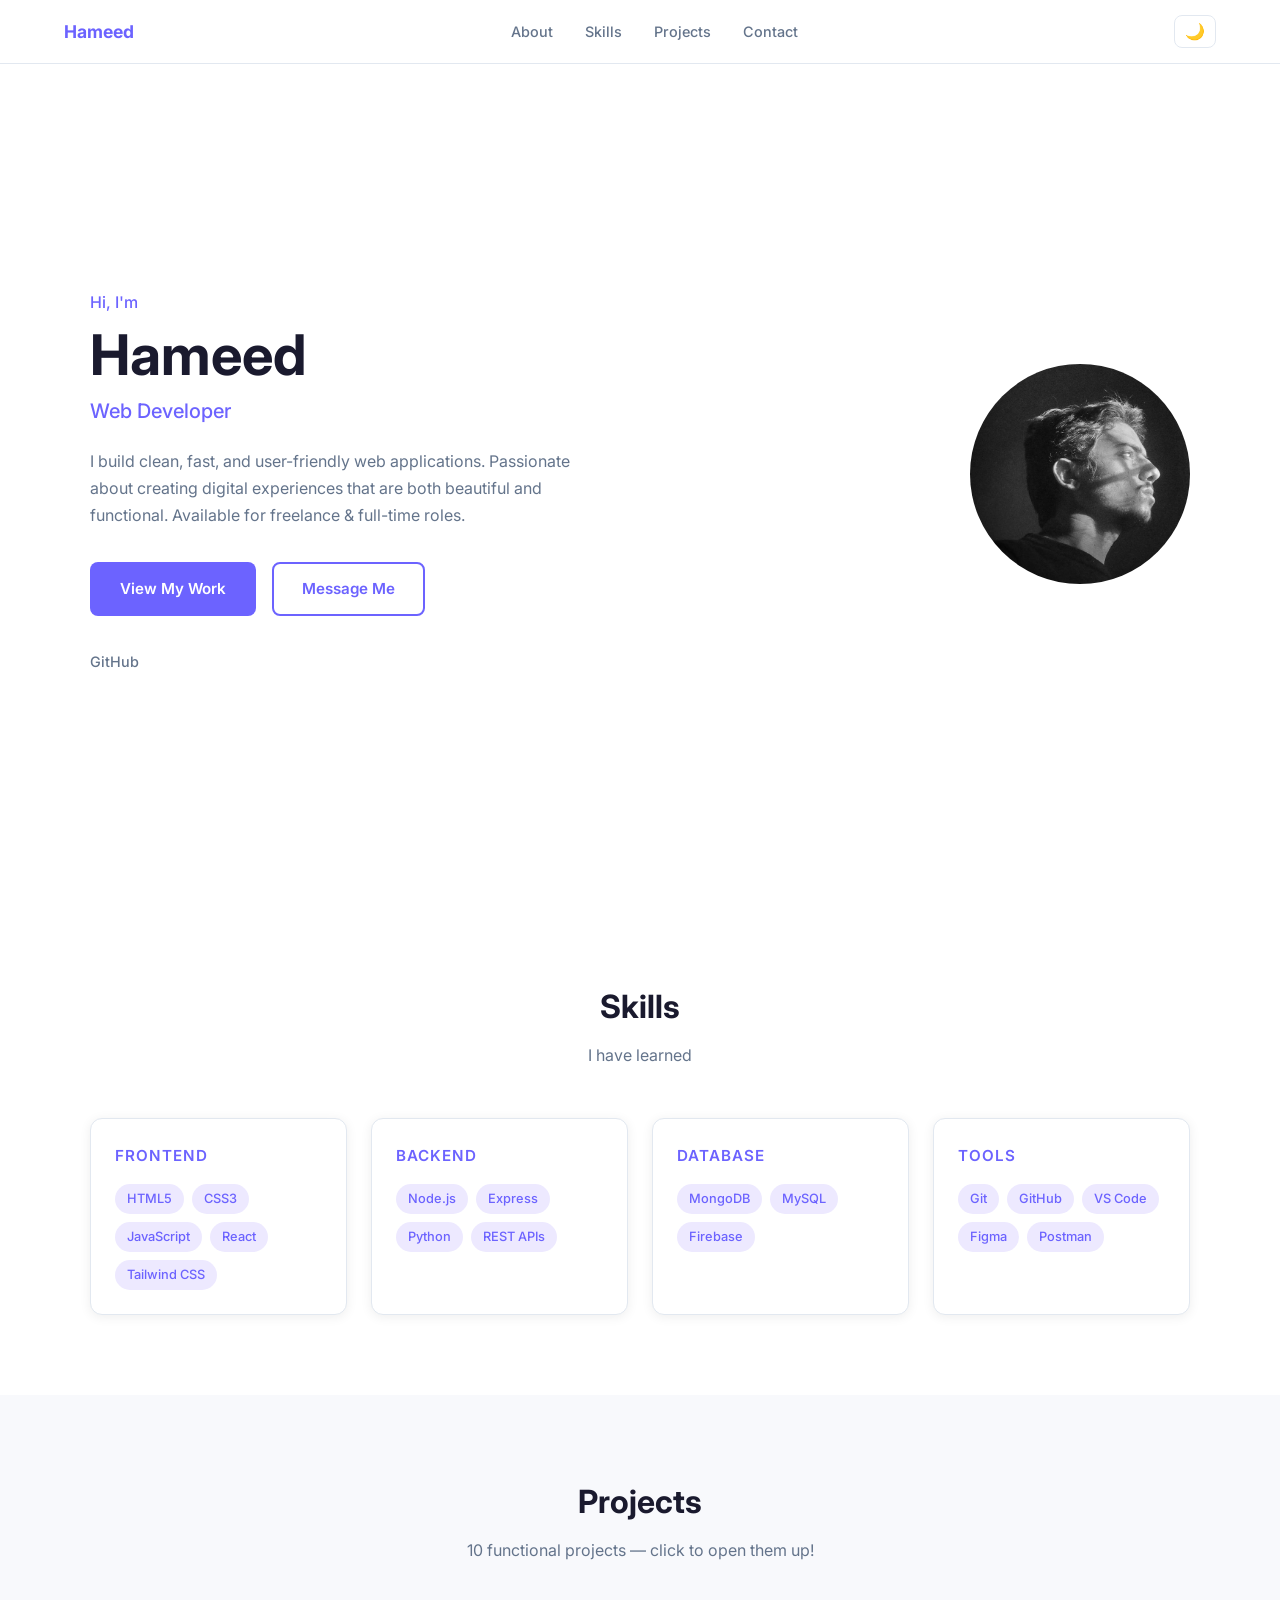
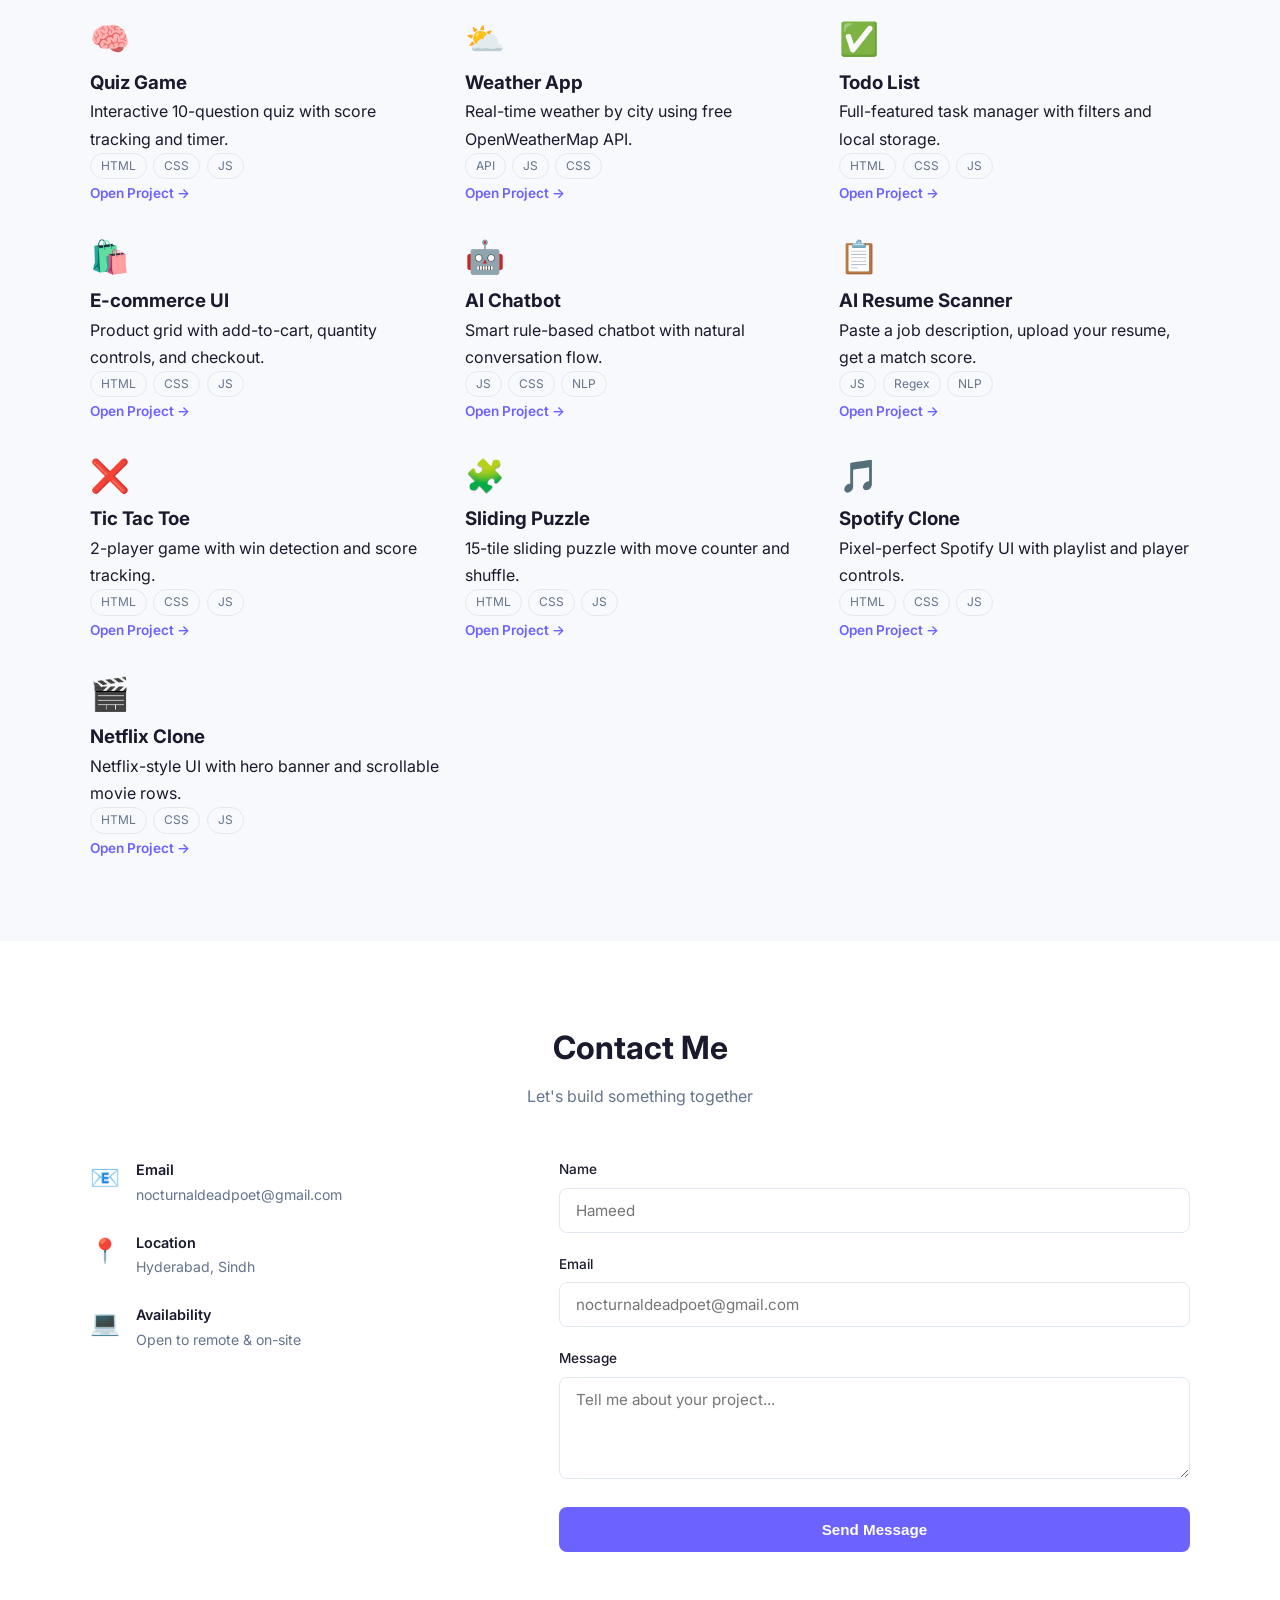
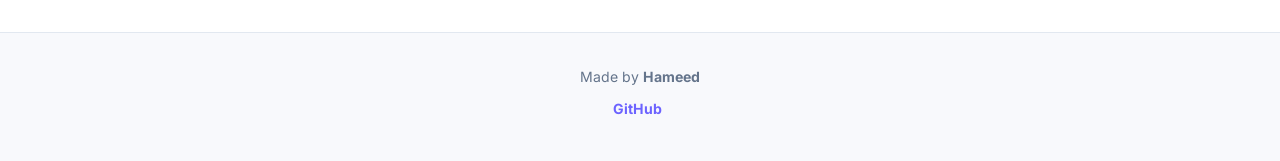
<file: index.html>
<!DOCTYPE html>
<html lang="en">
<head>
  <meta charset="UTF-8" />
  <meta name="viewport" content="width=device-width, initial-scale=1.0"/>
  <meta name="description" content="Hameed — Web Developer Portfolio"/>
  <title>Hameed | Web Developer</title>
  <link rel="stylesheet" href="style.css"/>
  <link rel="preconnect" href="https://fonts.googleapis.com"/>
  <link href="https://fonts.googleapis.com/css2?family=Inter:wght@400;500;600;700&display=swap" rel="stylesheet"/>
</head>
<body>

  <!-- ====== NAVBAR ====== -->
  <nav class="navbar" id="navbar">
    <div class="nav-brand">Hameed</div>
    <ul class="nav-links">
      <li><a href="#about">About</a></li>
      <li><a href="#skills">Skills</a></li>
      <li><a href="#projects">Projects</a></li>
      <li><a href="#contact">Contact</a></li>
    </ul>
    <button class="theme-toggle" id="themeToggle" aria-label="Toggle dark mode">🌙</button>
    <button class="hamburger" id="hamburger">&#9776;</button>
  </nav>

  <!-- ====== HERO ====== -->
  <section class="hero" id="about">
    <div class="hero-content">
      <div class="hero-text">
        <p class="hero-greeting">Hi, I'm</p>
        <h1 class="hero-name">Hameed</h1>
        <h2 class="hero-title">Web Developer</h2>
        <p class="hero-bio">
          I build clean, fast, and user-friendly web applications.
          Passionate about creating digital experiences that are both
          beautiful and functional. Available for freelance & full-time roles.
        </p>
        <div class="hero-buttons">
          <a href="#projects" class="btn btn-primary">View My Work</a>
          <a href="#contact" class="btn btn-outline">Message Me</a>
        </div>
        <div class="hero-socials">
          <a href="https://github.com/nocturnehameedkhan" target="_blank">GitHub</a>
        </div>
      </div>
      <div class="hero-avatar">
        <div class="avatar-circle">
          <img src="photo/pro2.png" alt="photo.png">
      </div>
    </div>
  </section>

  <!-- ====== SKILLS ====== -->
  <section class="section" id="skills">
    <div class="container">
      <h2 class="section-title">Skills</h2>
      <p class="section-subtitle">I have learned</p>
      <div class="skills-grid">
        <div class="skill-category">
          <h3>Frontend</h3>
          <div class="skill-tags">
            <span class="tag">HTML5</span><span class="tag">CSS3</span>
            <span class="tag">JavaScript</span><span class="tag">React</span>
            <span class="tag">Tailwind CSS</span>
          </div>
        </div>
        <div class="skill-category">
          <h3>Backend</h3>
          <div class="skill-tags">
            <span class="tag">Node.js</span><span class="tag">Express</span>
            <span class="tag">Python</span><span class="tag">REST APIs</span>
          </div>
        </div>
        <div class="skill-category">
          <h3>Database</h3>
          <div class="skill-tags">
            <span class="tag">MongoDB</span><span class="tag">MySQL</span>
            <span class="tag">Firebase</span>
          </div>
        </div>
        <div class="skill-category">
          <h3>Tools</h3>
          <div class="skill-tags">
            <span class="tag">Git</span><span class="tag">GitHub</span>
            <span class="tag">VS Code</span><span class="tag">Figma</span>
            <span class="tag">Postman</span>
          </div>
        </div>
      </div>
    </div>
  </section>

  <!-- ====== PROJECTS ====== -->
  <section class="section section-alt" id="projects">
    <div class="container">
      <h2 class="section-title">Projects</h2>
      <p class="section-subtitle">10 functional projects — click to open them up!</p>
      <div class="projects-grid">

        <a href="./projects/quiz-game/index.html">
          <div class="project-icon">&#x1F9E0;</div>
          <h3>Quiz Game</h3>
          <p>Interactive 10-question quiz with score tracking and timer.</p>
          <div class="project-tags"><span>HTML</span><span>CSS</span><span>JS</span></div>
          <span class="project-link">Open Project →</span>
        </a>

        <a href="./Projects/weather-app/index.html">
          <div class="project-icon">&#x26C5;</div>
          <h3>Weather App</h3>
          <p>Real-time weather by city using free OpenWeatherMap API.</p>
          <div class="project-tags"><span>API</span><span>JS</span><span>CSS</span></div>
          <span class="project-link">Open Project →</span>
        </a>

        <a href="./projects/todo-list/index.html">
          <div class="project-icon">&#x2705;</div>
          <h3>Todo List</h3>
          <p>Full-featured task manager with filters and local storage.</p>
          <div class="project-tags"><span>HTML</span><span>CSS</span><span>JS</span></div>
          <span class="project-link">Open Project →</span>
        </a>

        <a href="./projects/ecommerce/index.html">
          <div class="project-icon">&#x1F6CD;&#xFE0F;</div>
          <h3>E-commerce UI</h3>
          <p>Product grid with add-to-cart, quantity controls, and checkout.</p>
          <div class="project-tags"><span>HTML</span><span>CSS</span><span>JS</span></div>
          <span class="project-link">Open Project →</span>
        </a>

        <a href="./projects/chatbot/index.html">
          <div class="project-icon">&#x1F916;</div>
          <h3>AI Chatbot</h3>
          <p>Smart rule-based chatbot with natural conversation flow.</p>
          <div class="project-tags"><span>JS</span><span>CSS</span><span>NLP</span></div>
          <span class="project-link">Open Project →</span>
        </a>

        <a href="./projects/resume-scanner/index.html">
          <div class="project-icon">&#x1F4CB;</div>
          <h3>AI Resume Scanner</h3>
          <p>Paste a job description, upload your resume, get a match score.</p>
          <div class="project-tags"><span>JS</span><span>Regex</span><span>NLP</span></div>
          <span class="project-link">Open Project →</span>
        </a>

        <a href="./projects/tic-tac-toe/index.html">
          <div class="project-icon">&#x274C;</div>
          <h3>Tic Tac Toe</h3>
          <p>2-player game with win detection and score tracking.</p>
          <div class="project-tags"><span>HTML</span><span>CSS</span><span>JS</span></div>
          <span class="project-link">Open Project →</span>
        </a>

        <a href="./projects/puzzle-game/index.html">
          <div class="project-icon">&#x1F9E9;</div>
          <h3>Sliding Puzzle</h3>
          <p>15-tile sliding puzzle with move counter and shuffle.</p>
          <div class="project-tags"><span>HTML</span><span>CSS</span><span>JS</span></div>
          <span class="project-link">Open Project →</span>
        </a>

        <a href="./projects/spotify-clone/index.html">
          <div class="project-icon">&#x1F3B5;</div>
          <h3>Spotify Clone</h3>
          <p>Pixel-perfect Spotify UI with playlist and player controls.</p>
          <div class="project-tags"><span>HTML</span><span>CSS</span><span>JS</span></div>
          <span class="project-link">Open Project →</span>
        </a>

        <a href="./projects/netflix-clone/index.html">
          <div class="project-icon">&#x1F3AC;</div>
          <h3>Netflix Clone</h3>
          <p>Netflix-style UI with hero banner and scrollable movie rows.</p>
          <div class="project-tags"><span>HTML</span><span>CSS</span><span>JS</span></div>
          <span class="project-link">Open Project →</span>
        </a>

      </div>
    </div>
  </section>

  <!-- ====== CONTACT ====== -->
  <section class="section" id="contact">
    <div class="container contact-container">
      <h2 class="section-title">Contact Me</h2>
      <p class="section-subtitle">Let's build something together</p>
      <div class="contact-grid">
        <div class="contact-info">
          <div class="contact-item">
            <span class="contact-icon">&#x1F4E7;</span>
            <div><strong>Email</strong><p>nocturnaldeadpoet@gmail.com</p></div>
          </div>
          <div class="contact-item">
            <span class="contact-icon">&#x1F4CD;</span>
            <div><strong>Location</strong><p>Hyderabad, Sindh</p></div>
          </div>
          <div class="contact-item">
            <span class="contact-icon">&#x1F4BB;</span>
            <div><strong>Availability</strong><p>Open to remote & on-site</p></div>
          </div>
        </div>
        <form class="contact-form" id="contactForm">
          <div class="form-group">
            <label for="name">Name</label>
            <input type="text" id="name" placeholder="Hameed" required/>
          </div>
          <div class="form-group">
            <label for="email">Email</label>
            <input type="email" id="email" placeholder="nocturnaldeadpoet@gmail.com" required/>
          </div>
          <div class="form-group">
            <label for="message">Message</label>
            <textarea id="message" rows="4" placeholder="Tell me about your project..." required></textarea>
          </div>
          <button type="submit" class="btn btn-primary full-width">Send Message</button>
        </form>
      </div>
    </div>
  </section>

  <!-- ====== FOOTER ====== -->
  <footer class="footer">
    <p>Made by <strong>Hameed</p>
    <p><a href="https://github.com/yourhandle" target="_blank">GitHub</a> &nbsp;
  </footer>

  <script src="script.js"></script>
</body>
</html>
</file>
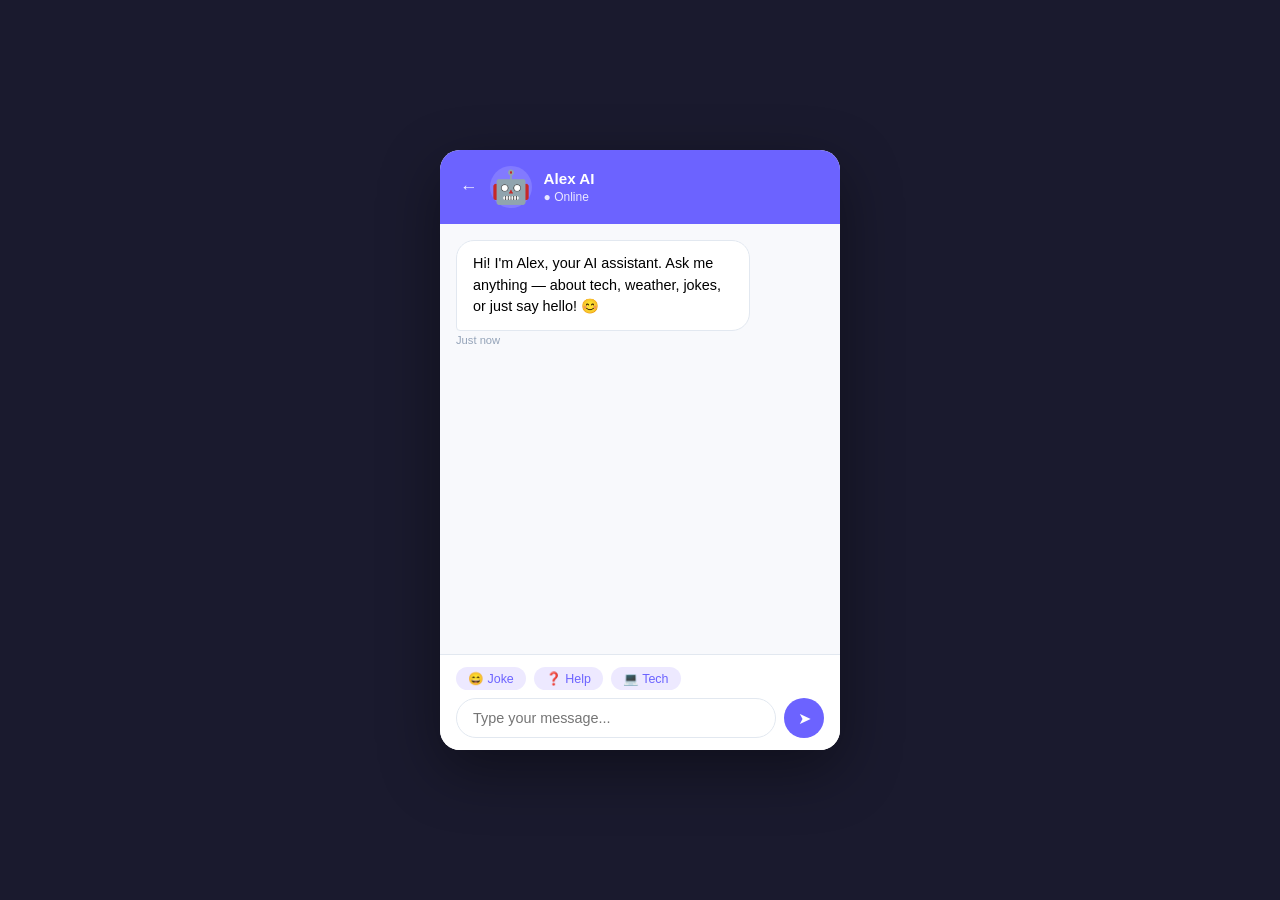
<file: Projects/chatbot/index.html>
<!DOCTYPE html>
<html lang="en">
<head>
  <meta charset="UTF-8"/>
  <title>AI Chatbot</title>
  <link rel="stylesheet" href="style.css"/>
</head>
<body>
  <div class="chat-app">
    <div class="chat-header">
      <a href="../../index.html" class="back-btn">←</a>
      <div class="bot-avatar">🤖</div>
      <div class="bot-info"><strong>Alex AI</strong><span class="status">● Online</span></div>
    </div>
    <div class="chat-messages" id="messages">
      <div class="message bot">
        <div class="bubble">Hi! I'm Alex, your AI assistant. Ask me anything — about tech, weather, jokes, or just say hello! 😊</div>
        <div class="time">Just now</div>
      </div>
    </div>
    <div class="chat-input">
      <div class="quick-replies" id="quickReplies">
        <button onclick="sendMessage('Tell me a joke')">😄 Joke</button>
        <button onclick="sendMessage('What can you do?')">❓ Help</button>
        <button onclick="sendMessage('What is JavaScript?')">💻 Tech</button>
      </div>
      <div class="input-row">
        <input type="text" id="userInput" placeholder="Type your message..." />
        <button onclick="sendMessage()">➤</button>
      </div>
    </div>
  </div>
  <script src="script.js"></script>
</body>
</html>
</file>
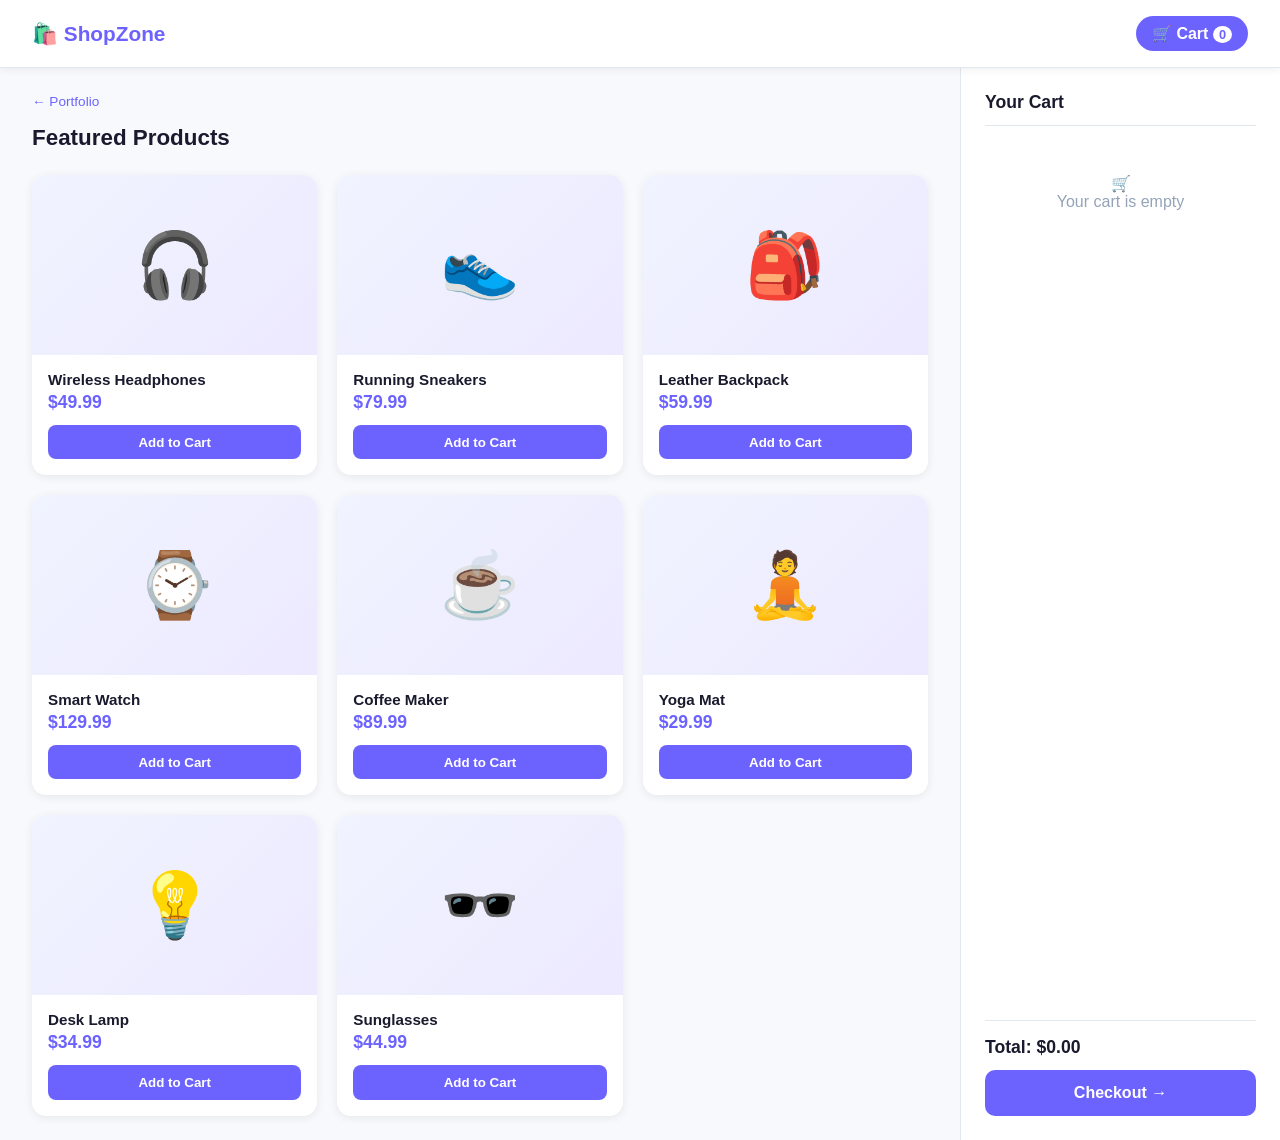
<file: Projects/ecommerce/index.html>
<!DOCTYPE html>
<html lang="en">
<head>
  <meta charset="UTF-8"/>
  <title>E-commerce Shop</title>
  <link rel="stylesheet" href="style.css"/>
</head>
<body>
  <header class="shop-header">
    <div class="shop-brand">🛍️ ShopZone</div>
    <div class="cart-icon" onclick="toggleCart()">
      🛒 Cart <span class="cart-count" id="cartCount">0</span>
    </div>
  </header>
  <div class="shop-layout">
    <main class="products-section">
      <a href="../../index.html" class="back-link">← Portfolio</a>
      <h2>Featured Products</h2>
      <div class="products-grid" id="productsGrid"></div>
    </main>
    <aside class="cart-panel" id="cartPanel">
      <h3>Your Cart</h3>
      <div id="cartItems"></div>
      <div class="cart-footer">
        <div class="cart-total">Total: $<span id="cartTotal">0.00</span></div>
        <button class="checkout-btn" onclick="checkout()">Checkout →</button>
      </div>
    </aside>
  </div>
  <div id="checkoutModal" class="modal hidden">
    <div class="modal-box">
      <div class="modal-icon">🎉</div>
      <h2>Order Placed!</h2>
      <p>Thank you for your purchase. Your items will arrive in 3-5 days.</p>
      <button onclick="closeModal()" class="btn">Continue Shopping</button>
    </div>
  </div>
  <script src="script.js"></script>
</body>
</html>
</file>
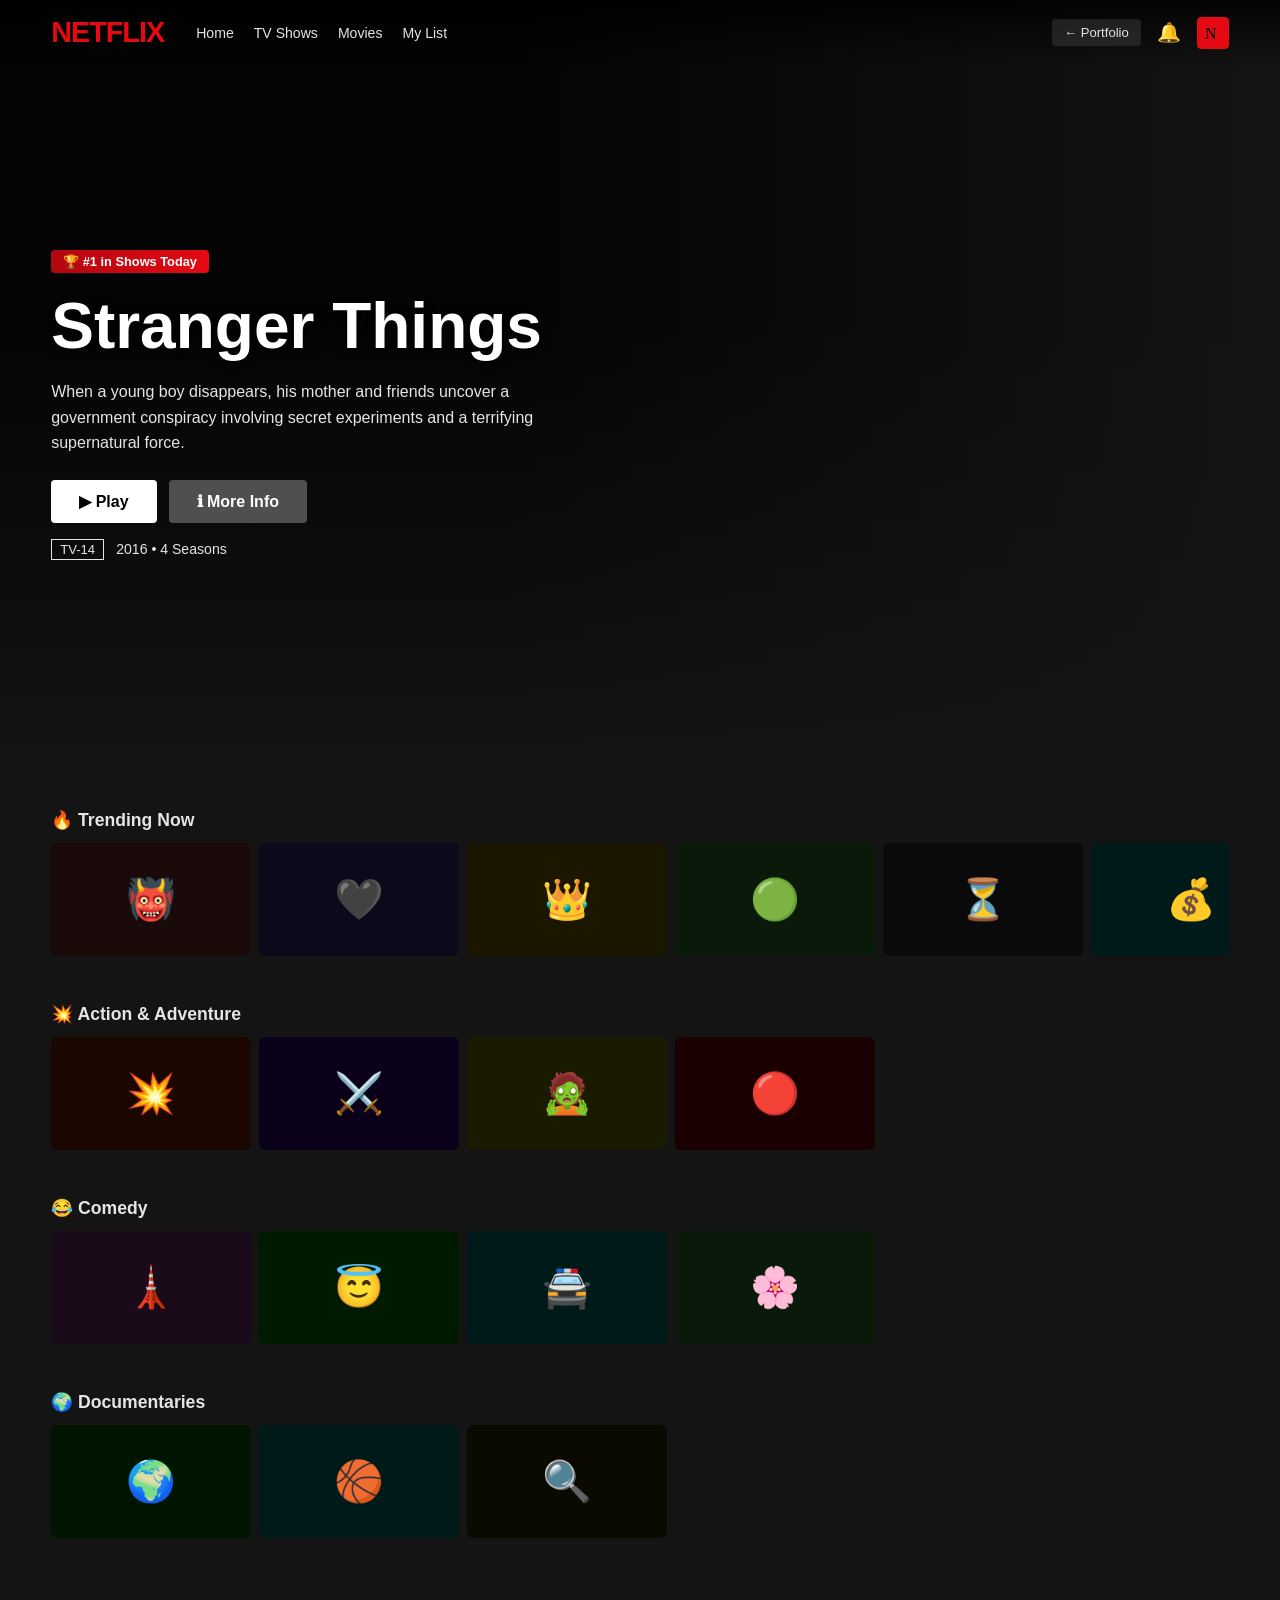
<file: Projects/netflix-clone/index.html>
<!DOCTYPE html>
<html lang="en">
<head>
  <meta charset="UTF-8"/>
  <title>Netflix Clone</title>
  <link rel="stylesheet" href="style.css"/>
</head>
<body>
  <nav class="netflix-nav">
    <div class="netflix-logo">NETFLIX</div>
    <div class="nav-links">
      <a href="#">Home</a><a href="#">TV Shows</a><a href="#">Movies</a><a href="#">My List</a>
    </div>
    <div class="nav-right">
      <a href="../../index.html" class="portfolio-link">← Portfolio</a>
      <span class="nav-icon">🔔</span>
      <img src="data:image/svg+xml,<svg xmlns='http://www.w3.org/2000/svg' width='32' height='32'><rect width='32' height='32' rx='4' fill='%23e50914'/><text y='22' x='8' font-size='16'>N</text></svg>" alt="Profile" class="profile-img"/>
    </div>
  </nav>

  <div class="hero-banner">
    <div class="hero-overlay"></div>
    <div class="hero-content">
      <div class="hero-badge">🏆 #1 in Shows Today</div>
      <h1>Stranger Things</h1>
      <p>When a young boy disappears, his mother and friends uncover a government conspiracy involving secret experiments and a terrifying supernatural force.</p>
      <div class="hero-buttons">
        <button class="play-btn" onclick="alert('Playing... (UI Only Demo)')">▶ Play</button>
        <button class="info-btn">ℹ More Info</button>
      </div>
      <div class="hero-rating">
        <span class="rating-badge">TV-14</span>
        <span>2016 • 4 Seasons</span>
      </div>
    </div>
  </div>

  <div class="content-rows">
    <div class="row" id="trending"></div>
    <div class="row" id="action"></div>
    <div class="row" id="comedy"></div>
    <div class="row" id="documentary"></div>
  </div>

  <div id="modal" class="modal hidden">
    <div class="modal-content">
      <button class="modal-close" onclick="closeModal()">✕</button>
      <div class="modal-hero" id="modalHero"></div>
      <div class="modal-info">
        <div class="modal-buttons">
          <button class="play-btn">▶ Play</button>
          <button class="circle-btn">+</button>
          <button class="circle-btn">👍</button>
        </div>
        <div class="modal-meta" id="modalMeta"></div>
        <p id="modalDesc"></p>
      </div>
    </div>
  </div>

  <script src="script.js"></script>
</body>
</html>
</file>
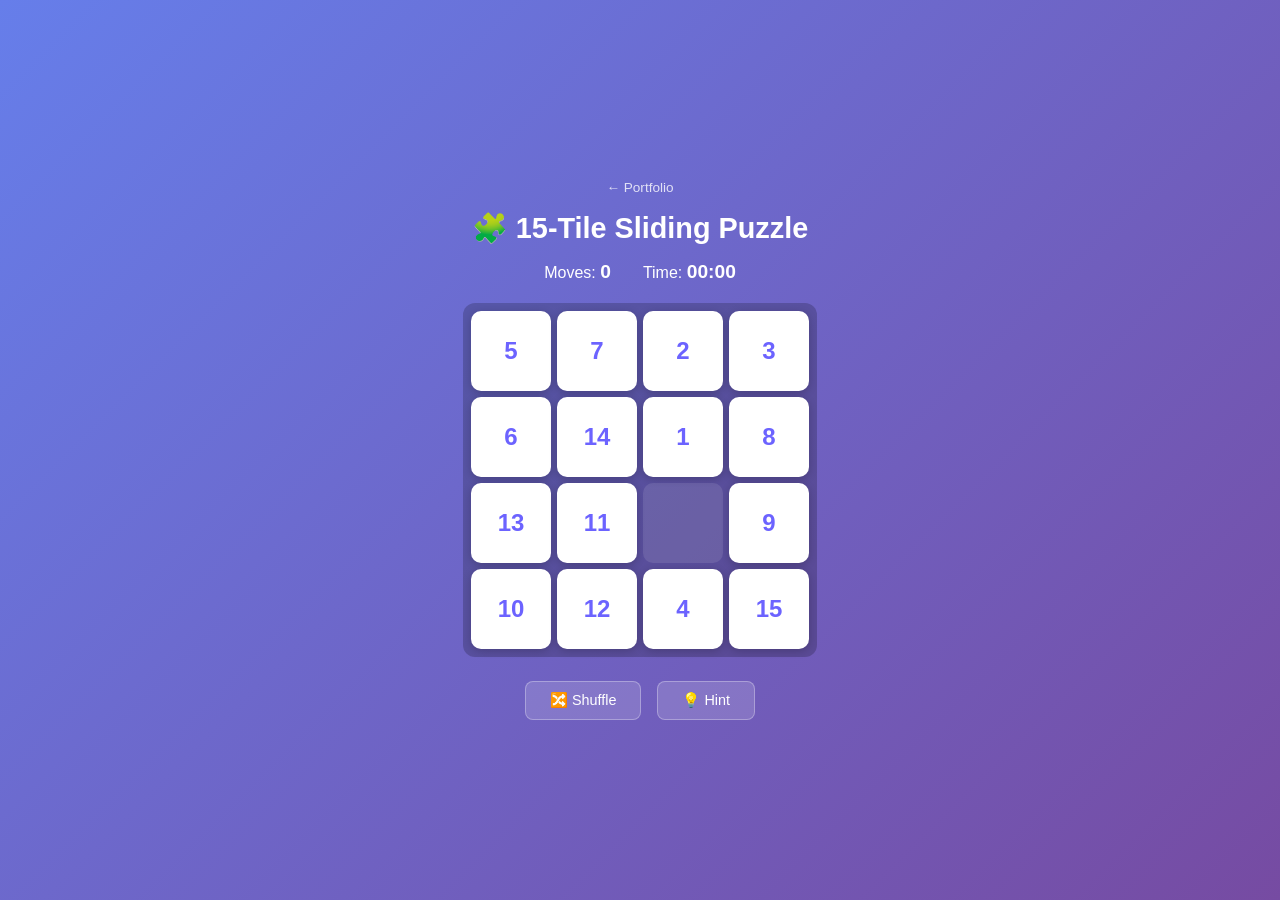
<file: Projects/puzzle-game/index.html>
<!DOCTYPE html>
<html lang="en">
<head>
  <meta charset="UTF-8"/>
  <title>Sliding Puzzle</title>
  <link rel="stylesheet" href="style.css"/>
</head>
<body>
  <div class="puzzle-app">
    <a href="../../index.html" class="back-link">← Portfolio</a>
    <h1>🧩 15-Tile Sliding Puzzle</h1>
    <div class="stats">
      <span>Moves: <strong id="moves">0</strong></span>
      <span>Time: <strong id="time">00:00</strong></span>
    </div>
    <div class="board" id="board"></div>
    <div class="controls">
      <button onclick="shuffleBoard()">🔀 Shuffle</button>
      <button onclick="solveHint()">💡 Hint</button>
    </div>
    <div id="winMessage" class="win-message hidden">🎉 Puzzle Solved! <button onclick="shuffleBoard()">Play Again</button></div>
  </div>
  <script src="script.js"></script>
</body>
</html>
</file>
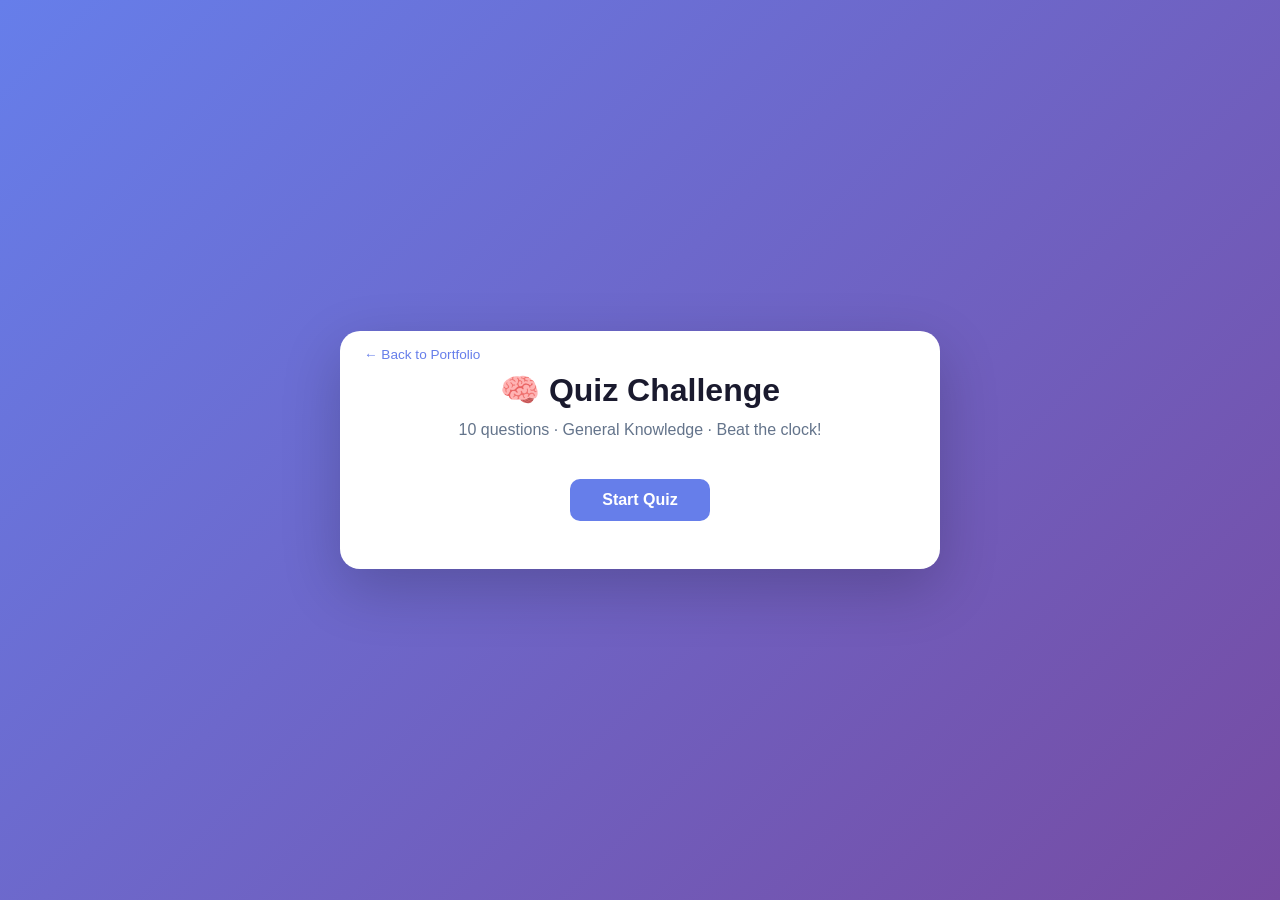
<file: Projects/quiz-game/index.html>
<!DOCTYPE html>
<html lang="en">
<head>
  <meta charset="UTF-8"/>
  <title>Quiz Game</title>
  <link rel="stylesheet" href="style.css"/>
</head>
<body>
  <div class="quiz-app">
    <a href="../../index.html" class="back-link">← Back to Portfolio</a>
    <div id="start-screen" class="screen">
      <h1>🧠 Quiz Challenge</h1>
      <p>10 questions · General Knowledge · Beat the clock!</p>
      <button onclick="startQuiz()" class="btn">Start Quiz</button>
    </div>
    <div id="quiz-screen" class="screen hidden">
      <div class="quiz-header">
        <div class="question-count">Question <span id="qNum">1</span>/10</div>
        <div class="timer" id="timer">⏱ 15s</div>
        <div class="score-live">Score: <span id="liveScore">0</span></div>
      </div>
      <div class="progress-bar"><div class="progress" id="progress"></div></div>
      <div class="question-box" id="questionBox"></div>
      <div class="options" id="options"></div>
      <div class="feedback" id="feedback"></div>
    </div>
    <div id="result-screen" class="screen hidden">
      <div class="result-icon" id="resultIcon">🏆</div>
      <h2>Quiz Complete!</h2>
      <div class="final-score" id="finalScore">0/10</div>
      <p id="resultMsg"></p>
      <button onclick="restartQuiz()" class="btn">Play Again</button>
      <a href="../../index.html" class="btn btn-outline">Back to Portfolio</a>
    </div>
  </div>
  <script src="script.js"></script>
</body>
</html>
</file>
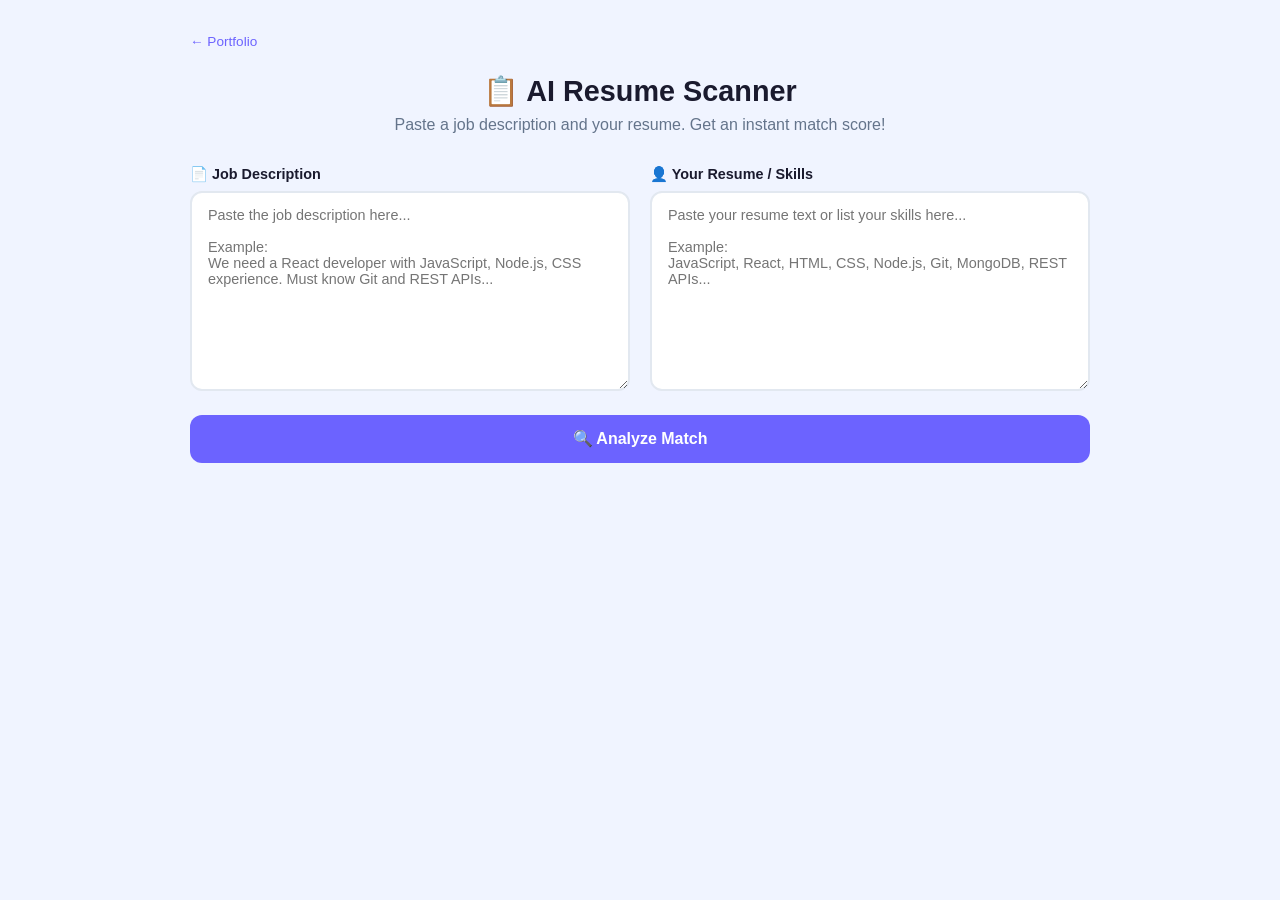
<file: Projects/resume-scanner/index.html>
<!DOCTYPE html>
<html lang="en">
<head>
  <meta charset="UTF-8"/>
  <title>AI Resume Scanner</title>
  <link rel="stylesheet" href="style.css"/>
</head>
<body>
  <div class="scanner-app">
    <a href="../../index.html" class="back-link">← Portfolio</a>
    <div class="app-header">
      <h1>📋 AI Resume Scanner</h1>
      <p>Paste a job description and your resume. Get an instant match score!</p>
    </div>
    <div class="two-col">
      <div class="input-panel">
        <label>📄 Job Description</label>
        <textarea id="jobDesc" placeholder="Paste the job description here...&#10;&#10;Example:&#10;We need a React developer with JavaScript, Node.js, CSS experience. Must know Git and REST APIs..."></textarea>
      </div>
      <div class="input-panel">
        <label>👤 Your Resume / Skills</label>
        <textarea id="resumeText" placeholder="Paste your resume text or list your skills here...&#10;&#10;Example:&#10;JavaScript, React, HTML, CSS, Node.js, Git, MongoDB, REST APIs..."></textarea>
      </div>
    </div>
    <button class="scan-btn" onclick="scanResume()">🔍 Analyze Match</button>
    <div id="results" class="results hidden"></div>
  </div>
  <script src="script.js"></script>
</body>
</html>
</file>
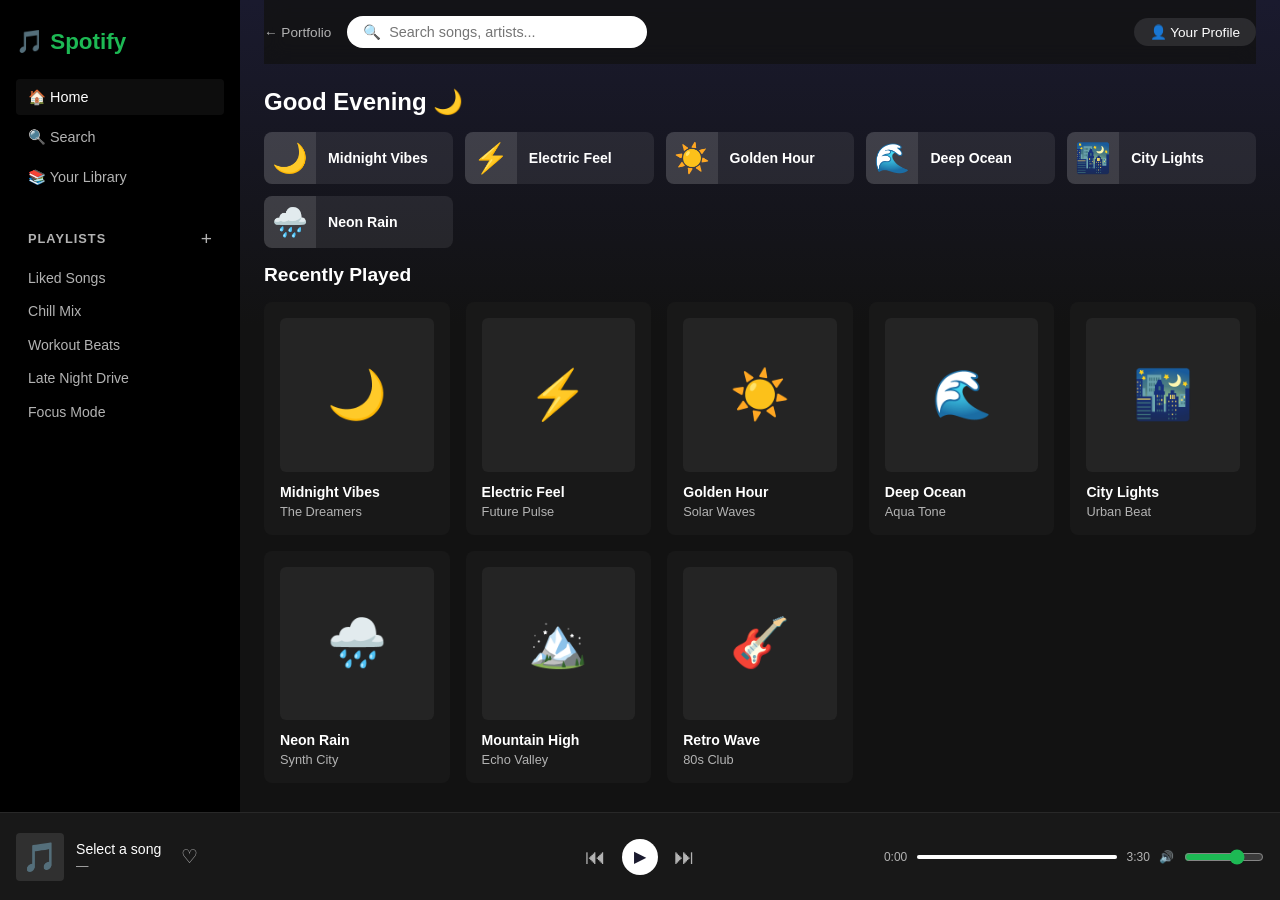
<file: Projects/spotify-clone/index.html>
<!DOCTYPE html>
<html lang="en">
<head>
  <meta charset="UTF-8"/>
  <title>Spotify Clone</title>
  <link rel="stylesheet" href="style.css"/>
</head>
<body>
  <div class="spotify-app">
    <!-- Sidebar -->
    <aside class="sidebar">
      <div class="logo">🎵 Spotify</div>
      <nav class="sidebar-nav">
        <a href="#" class="nav-item active">🏠 Home</a>
        <a href="#" class="nav-item">🔍 Search</a>
        <a href="#" class="nav-item">📚 Your Library</a>
      </nav>
      <div class="playlists">
        <div class="playlists-header">
          <span>Playlists</span><button onclick="alert('Create playlist!')">+</button>
        </div>
        <div class="playlist-list" id="playlistList"></div>
      </div>
    </aside>

    <!-- Main Content -->
    <main class="main-content">
      <div class="top-bar">
        <a href="../../index.html" class="back-btn">← Portfolio</a>
        <div class="search-bar"><input type="text" placeholder="🔍  Search songs, artists..."/></div>
        <div class="user-badge">👤 Your Profile</div>
      </div>

      <div class="featured">
        <h2>Good Evening 🌙</h2>
        <div class="featured-grid" id="featuredGrid"></div>
      </div>

      <div class="section">
        <h3>Recently Played</h3>
        <div class="song-grid" id="recentGrid"></div>
      </div>

      <div class="section">
        <h3>Top Artists</h3>
        <div class="song-grid" id="artistGrid"></div>
      </div>
    </main>

    <!-- Player -->
    <footer class="player" id="player">
      <div class="player-track">
        <div class="player-art" id="playerArt">🎵</div>
        <div>
          <div class="player-title" id="playerTitle">Select a song</div>
          <div class="player-artist" id="playerArtist">—</div>
        </div>
        <button class="like-btn" id="likeBtn" onclick="toggleLike()">♡</button>
      </div>
      <div class="player-controls">
        <button onclick="prevSong()">⏮</button>
        <button class="play-btn" id="playBtn" onclick="togglePlay()">▶</button>
        <button onclick="nextSong()">⏭</button>
      </div>
      <div class="player-progress">
        <span id="currentTime">0:00</span>
        <div class="progress-track" onclick="seek(event)">
          <div class="progress-fill" id="progressFill"></div>
        </div>
        <span id="totalTime">3:30</span>
        <span>🔊</span>
        <input type="range" id="volumeSlider" min="0" max="100" value="70" style="width:80px"/>
      </div>
    </footer>
  </div>
  <script src="script.js"></script>
</body>
</html>
</file>
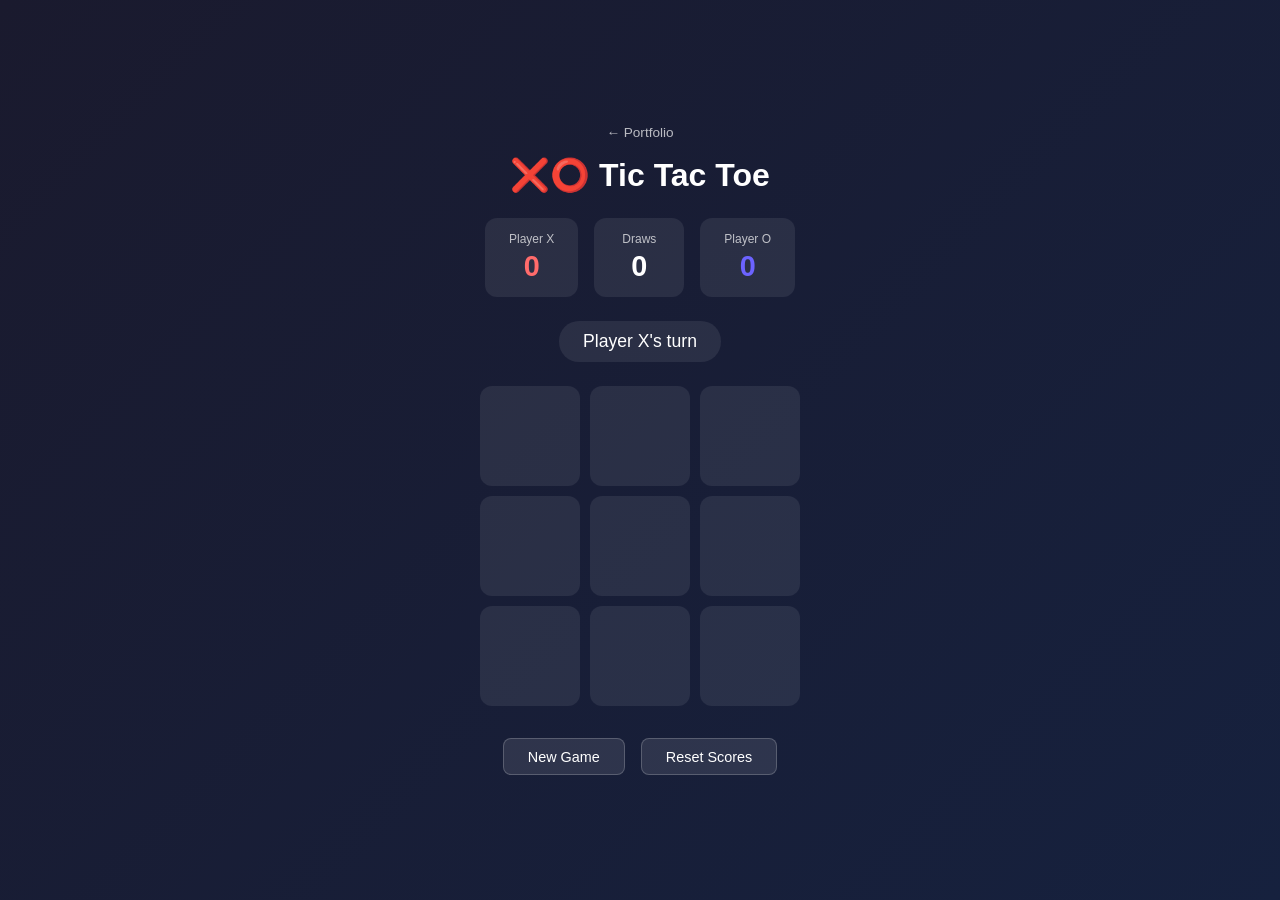
<file: Projects/tic-tac-toe/index.html>
<!DOCTYPE html>
<html lang="en">
<head>
  <meta charset="UTF-8"/>
  <title>Tic Tac Toe</title>
  <link rel="stylesheet" href="style.css"/>
</head>
<body>
  <div class="game-app">
    <a href="../../index.html" class="back-link">← Portfolio</a>
    <h1>❌⭕ Tic Tac Toe</h1>
    <div class="score-board">
      <div class="score-item x-score"><span>Player X</span><strong id="scoreX">0</strong></div>
      <div class="score-item draw"><span>Draws</span><strong id="scoreDraw">0</strong></div>
      <div class="score-item o-score"><span>Player O</span><strong id="scoreO">0</strong></div>
    </div>
    <div class="status" id="status">Player X's turn</div>
    <div class="board" id="board"></div>
    <div class="controls">
      <button onclick="resetGame()">New Game</button>
      <button onclick="resetScores()">Reset Scores</button>
    </div>
  </div>
  <script src="script.js"></script>
</body>
</html>
</file>
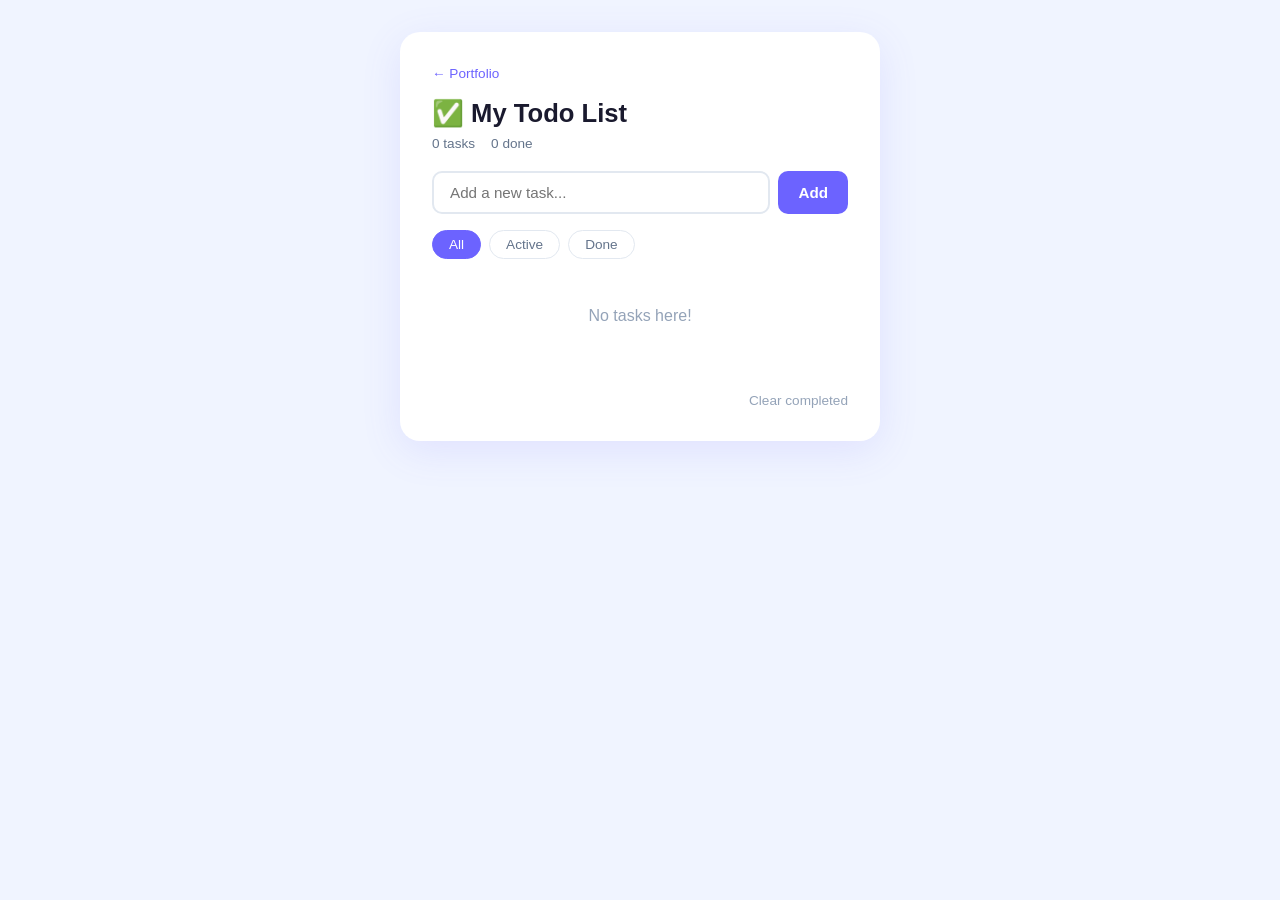
<file: Projects/todo-list/index.html>
<!DOCTYPE html>
<html lang="en">
<head>
  <meta charset="UTF-8"/>
  <title>Todo List</title>
  <link rel="stylesheet" href="style.css"/>
</head>
<body>
  <div class="todo-app">
    <a href="../../index.html" class="back-link">← Portfolio</a>
    <h1>✅ My Todo List</h1>
    <div class="stats">
      <span id="totalTasks">0 tasks</span>
      <span id="doneTasks">0 done</span>
    </div>
    <div class="add-box">
      <input type="text" id="todoInput" placeholder="Add a new task..." maxlength="100"/>
      <button onclick="addTodo()">Add</button>
    </div>
    <div class="filters">
      <button class="filter-btn active" onclick="filterTodos('all', this)">All</button>
      <button class="filter-btn" onclick="filterTodos('active', this)">Active</button>
      <button class="filter-btn" onclick="filterTodos('done', this)">Done</button>
    </div>
    <ul id="todoList"></ul>
    <div class="clear-box">
      <button onclick="clearDone()">Clear completed</button>
    </div>
  </div>
  <script src="script.js"></script>
</body>
</html>
</file>
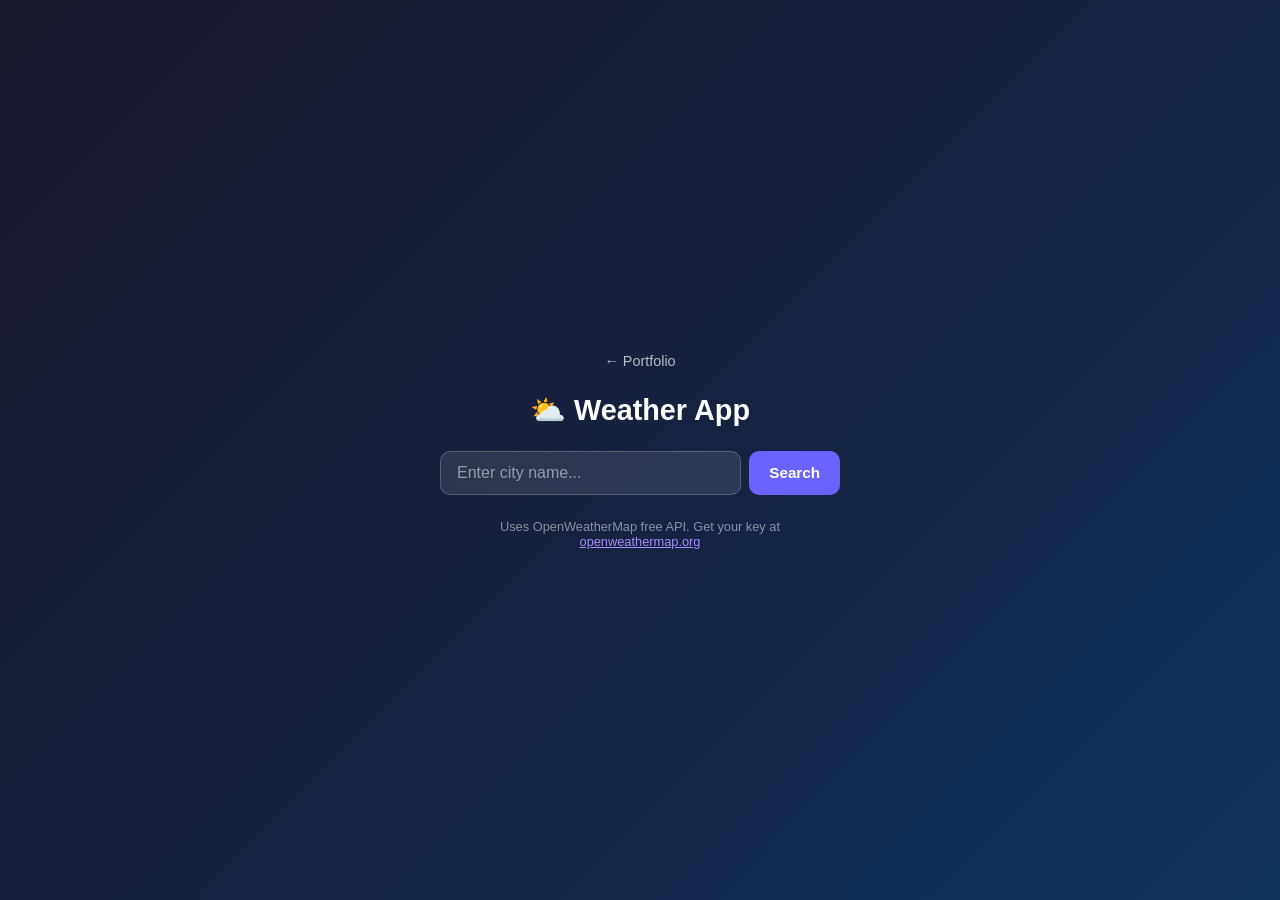
<file: Projects/weather-app/index.html>
<!DOCTYPE html>
<html lang="en">
<head>
  <meta charset="UTF-8"/>
  <title>Weather App</title>
  <link rel="stylesheet" href="style.css"/>
</head>
<body>
  <div class="weather-app">
    <a href="../../index.html" class="back-link">← Portfolio</a>
    <h1>⛅ Weather App</h1>
    <div class="search-box">
      <input type="text" id="cityInput" placeholder="Enter city name..." />
      <button onclick="getWeather()">Search</button>
    </div>
    <div id="error" class="error hidden">City not found. Try again.</div>
    <div id="weatherCard" class="weather-card hidden">
      <div class="city-name" id="cityName">--</div>
      <div class="weather-icon" id="weatherIcon">☁️</div>
      <div class="temp" id="temp">--°C</div>
      <div class="description" id="description">--</div>
      <div class="details">
        <div class="detail"><span>💧 Humidity</span><strong id="humidity">--%</strong></div>
        <div class="detail"><span>💨 Wind</span><strong id="wind">-- km/h</strong></div>
        <div class="detail"><span>👁 Visibility</span><strong id="visibility">-- km</strong></div>
        <div class="detail"><span>🌡 Feels Like</span><strong id="feelsLike">--°C</strong></div>
      </div>
    </div>
    <p class="api-note">Uses OpenWeatherMap free API. Get your key at <a href="https://openweathermap.org/api" target="_blank">openweathermap.org</a></p>
  </div>
  <script src="script.js"></script>
</body>
</html>
</file>
<file: style.css>
/* ===== RESET & VARIABLES ===== */
*, *::before, *::after { box-sizing: border-box; margin: 0; padding: 0; }

:root {
  --bg: #ffffff;
  --bg-alt: #f8f9fc;
  --text: #1a1a2e;
  --text-muted: #64748b;
  --accent: #6c63ff;
  --accent-light: #ede9ff;
  --border: #e2e8f0;
  --card-shadow: 0 2px 12px rgba(0,0,0,0.07);
  --radius: 12px;
  --font: 'Inter', sans-serif;
  --transition: 0.25s ease;
}

[data-theme="dark"] {
  --bg: #0f0f1a;
  --bg-alt: #1a1a2e;
  --text: #f0f0ff;
  --text-muted: #94a3b8;
  --accent: #a78bfa;
  --accent-light: #2d2b55;
  --border: #2d2b55;
  --card-shadow: 0 2px 12px rgba(0,0,0,0.4);
}

html { scroll-behavior: smooth; }
body { font-family: var(--font); background: var(--bg); color: var(--text); line-height: 1.7; transition: background var(--transition), color var(--transition); }

a { text-decoration: none; color: inherit; }

.avatar-circle {
  width: 120px;
  height: 120px;
  border-radius: 50%;
  overflow: hidden;
}

.avatar-circle img {
  width: 100%;
  height: 100%;
  object-fit: cover;
}

/* ===== NAVBAR ===== */
.navbar {
  position: sticky; top: 0; z-index: 1000;
  display: flex; align-items: center; justify-content: space-between;
  padding: 0 5%; height: 64px;
  background: rgba(255,255,255,0.9); backdrop-filter: blur(12px);
  border-bottom: 1px solid var(--border);
  transition: background var(--transition);
}
[data-theme="dark"] .navbar { background: rgba(15,15,26,0.9); }
.nav-brand { font-size: 1.1rem; font-weight: 700; color: var(--accent); }
.nav-links { display: flex; gap: 2rem; list-style: none; }
.nav-links a { font-size: 0.9rem; font-weight: 500; color: var(--text-muted); transition: color var(--transition); }
.nav-links a:hover { color: var(--accent); }
.theme-toggle { background: none; border: 1px solid var(--border); border-radius: 8px; padding: 6px 10px; cursor: pointer; font-size: 1rem; color: var(--text); }
.hamburger { display: none; background: none; border: none; font-size: 1.5rem; cursor: pointer; color: var(--text); }

/* ===== HERO ===== */
.hero { min-height: calc(100vh - 64px); display: flex; align-items: center; padding: 4rem 5%; }
.hero-content { display: flex; align-items: center; justify-content: space-between; gap: 3rem; max-width: 1100px; margin: auto; width: 100%; }
.hero-text { flex: 1; }
.hero-greeting { color: var(--accent); font-weight: 500; font-size: 1rem; margin-bottom: 0.5rem; }
.hero-name { font-size: clamp(2.2rem, 5vw, 3.5rem); font-weight: 700; line-height: 1.1; margin-bottom: 0.5rem; }
.hero-title { font-size: 1.25rem; color: var(--accent); font-weight: 500; margin-bottom: 1.25rem; }
.hero-bio { color: var(--text-muted); max-width: 500px; margin-bottom: 2rem; font-size: 1rem; }
.hero-buttons { display: flex; gap: 1rem; flex-wrap: wrap; margin-bottom: 2rem; }
.hero-socials a { color: var(--text-muted); font-size: 0.9rem; font-weight: 500; border-bottom: 1px solid transparent; transition: all var(--transition); }
.hero-socials a:hover { color: var(--accent); border-color: var(--accent); }

.hero-avatar { flex-shrink: 0; text-align: center; }
.avatar-circle {
  width: 220px; height: 220px; border-radius: 50%;
  background: linear-gradient(135deg, var(--accent), #a78bfa);
  display: flex; align-items: center; justify-content: center;
  font-size: 3.5rem; font-weight: 700; color: white;
  margin: 0 auto 1rem; overflow: hidden;
}
.avatar-circle img { width: 100%; height: 100%; object-fit: cover; }
.status-badge { display: inline-block; padding: 6px 16px; background: var(--accent-light); color: var(--accent); border-radius: 99px; font-size: 0.8rem; font-weight: 500; }

/* ===== BUTTONS ===== */
.btn { display: inline-block; padding: 0.75rem 1.75rem; border-radius: 8px; font-size: 0.95rem; font-weight: 600; cursor: pointer; transition: all var(--transition); border: 2px solid transparent; }
.btn-primary { background: var(--accent); color: white; }
.btn-primary:hover { background: #5a52d5; transform: translateY(-1px); }
.btn-outline { border-color: var(--accent); color: var(--accent); background: transparent; }
.btn-outline:hover { background: var(--accent-light); }
.full-width { width: 100%; text-align: center; }

/* ===== SECTIONS ===== */
.section { padding: 5rem 5%; }
.section-alt { background: var(--bg-alt); }
.container { max-width: 1100px; margin: auto; }
.section-title { font-size: 2rem; font-weight: 700; text-align: center; margin-bottom: 0.5rem; }
.section-subtitle { text-align: center; color: var(--text-muted); margin-bottom: 3rem; font-size: 1rem; }

/* ===== SKILLS ===== */
.skills-grid { display: grid; grid-template-columns: repeat(auto-fit, minmax(220px, 1fr)); gap: 1.5rem; }
.skill-category { background: var(--bg); border: 1px solid var(--border); border-radius: var(--radius); padding: 1.5rem; box-shadow: var(--card-shadow); }
.skill-category h3 { font-size: 0.95rem; text-transform: uppercase; letter-spacing: 1px; color: var(--accent); margin-bottom: 1rem; font-weight: 600; }
.skill-tags { display: flex; flex-wrap: wrap; gap: 0.5rem; }
.tag { background: var(--accent-light); color: var(--accent); padding: 4px 12px; border-radius: 99px; font-size: 0.8rem; font-weight: 500; }

/* ===== PROJECTS GRID ===== */
.projects-grid { display: grid; grid-template-columns: repeat(auto-fill, minmax(280px, 1fr)); gap: 1.5rem; }
.project-card {
  background: var(--bg); border: 1px solid var(--border); border-radius: var(--radius);
  padding: 1.75rem; box-shadow: var(--card-shadow);
  display: flex; flex-direction: column; gap: 0.6rem;
  transition: transform var(--transition), box-shadow var(--transition), border-color var(--transition);
  cursor: pointer;
}
.project-card:hover { transform: translateY(-4px); box-shadow: 0 8px 24px rgba(108,99,255,0.15); border-color: var(--accent); }
.project-icon { font-size: 2rem; }
.project-card h3 { font-size: 1.05rem; font-weight: 600; }
.project-card p { color: var(--text-muted); font-size: 0.88rem; flex: 1; }
.project-tags { display: flex; flex-wrap: wrap; gap: 0.4rem; }
.project-tags span { background: var(--bg-alt); border: 1px solid var(--border); color: var(--text-muted); padding: 2px 10px; border-radius: 99px; font-size: 0.75rem; }
.project-link { color: var(--accent); font-size: 0.85rem; font-weight: 600; margin-top: 0.25rem; }

/* ===== CONTACT ===== */
.contact-grid { display: grid; grid-template-columns: 1fr 1.5fr; gap: 3rem; align-items: start; }
.contact-info { display: flex; flex-direction: column; gap: 1.5rem; }
.contact-item { display: flex; align-items: flex-start; gap: 1rem; }
.contact-icon { font-size: 1.5rem; }
.contact-item strong { display: block; font-size: 0.9rem; font-weight: 600; }
.contact-item p { color: var(--text-muted); font-size: 0.88rem; }
.contact-form { display: flex; flex-direction: column; gap: 1.25rem; }
.form-group label { display: block; font-size: 0.85rem; font-weight: 500; margin-bottom: 0.4rem; }
.form-group input, .form-group textarea {
  width: 100%; padding: 0.75rem 1rem;
  border: 1px solid var(--border); border-radius: 8px;
  background: var(--bg); color: var(--text); font-family: var(--font); font-size: 0.95rem;
  transition: border-color var(--transition);
}
.form-group input:focus, .form-group textarea:focus { outline: none; border-color: var(--accent); }
.form-group textarea { resize: vertical; }

/* ===== FOOTER ===== */
.footer { background: var(--bg-alt); border-top: 1px solid var(--border); text-align: center; padding: 2rem; }
.footer p { color: var(--text-muted); font-size: 0.88rem; margin-bottom: 0.5rem; }
.footer a { color: var(--accent); }

/* ===== ANIMATIONS ===== */
.fade-in { opacity: 0; transform: translateY(24px); transition: opacity 0.6s ease, transform 0.6s ease; }
.fade-in.visible { opacity: 1; transform: translateY(0); }

/* ===== RESPONSIVE ===== */
@media (max-width: 768px) {
  .hero-content { flex-direction: column-reverse; text-align: center; }
  .hero-bio { margin: 0 auto 2rem; }
  .hero-buttons, .hero-socials { justify-content: center; }
  .avatar-circle { width: 160px; height: 160px; font-size: 2.5rem; }
  .nav-links { display: none; flex-direction: column; position: absolute; top: 64px; left: 0; right: 0; background: var(--bg); border-bottom: 1px solid var(--border); padding: 1rem; gap: 1rem; }
  .nav-links.open { display: flex; }
  .hamburger { display: block; }
  .contact-grid { grid-template-columns: 1fr; }
  .section { padding: 3.5rem 5%; }
}
</file>
<file: Projects/chatbot/style.css>
* { box-sizing: border-box; margin: 0; padding: 0; }
body { font-family: 'Segoe UI', sans-serif; background: #1a1a2e; display: flex; align-items: center; justify-content: center; min-height: 100vh; }
.chat-app { width: 400px; height: 600px; background: white; border-radius: 20px; overflow: hidden; display: flex; flex-direction: column; box-shadow: 0 20px 60px rgba(0,0,0,0.4); }
.chat-header { background: #6c63ff; color: white; padding: 1rem 1.25rem; display: flex; align-items: center; gap: 0.75rem; }
.back-btn { color: white; text-decoration: none; font-size: 1.1rem; opacity: 0.9; }
.bot-avatar { font-size: 2rem; background: rgba(255,255,255,0.15); border-radius: 50%; width: 42px; height: 42px; display: flex; align-items: center; justify-content: center; }
.bot-info strong { display: block; font-size: 0.95rem; }
.status { font-size: 0.75rem; opacity: 0.85; }
.chat-messages { flex: 1; overflow-y: auto; padding: 1rem; display: flex; flex-direction: column; gap: 0.75rem; background: #f8f9fc; }
.message { display: flex; flex-direction: column; max-width: 80%; }
.message.user { align-self: flex-end; align-items: flex-end; }
.message.bot { align-self: flex-start; }
.bubble { padding: 0.75rem 1rem; border-radius: 18px; font-size: 0.9rem; line-height: 1.5; }
.bot .bubble { background: white; border: 1px solid #e2e8f0; border-bottom-left-radius: 4px; }
.user .bubble { background: #6c63ff; color: white; border-bottom-right-radius: 4px; }
.time { font-size: 0.7rem; color: #94a3b8; margin-top: 3px; }
.typing .bubble { color: #94a3b8; font-style: italic; }
.chat-input { border-top: 1px solid #e2e8f0; background: white; padding: 0.75rem 1rem; }
.quick-replies { display: flex; gap: 0.5rem; margin-bottom: 0.5rem; flex-wrap: wrap; }
.quick-replies button { background: #ede9ff; color: #6c63ff; border: none; padding: 4px 12px; border-radius: 20px; font-size: 0.78rem; cursor: pointer; font-weight: 500; }
.quick-replies button:hover { background: #6c63ff; color: white; }
.input-row { display: flex; gap: 0.5rem; }
.input-row input { flex: 1; padding: 0.65rem 1rem; border: 1px solid #e2e8f0; border-radius: 25px; font-size: 0.9rem; }
.input-row input:focus { outline: none; border-color: #6c63ff; }
.input-row button { background: #6c63ff; color: white; border: none; width: 40px; height: 40px; border-radius: 50%; font-size: 1rem; cursor: pointer; }
</file>
<file: Projects/ecommerce/style.css>
* { box-sizing: border-box; margin: 0; padding: 0; }
body { font-family: 'Segoe UI', sans-serif; background: #f8f9fc; color: #1a1a2e; }
.shop-header { background: white; border-bottom: 1px solid #e2e8f0; padding: 1rem 2rem; display: flex; justify-content: space-between; align-items: center; position: sticky; top: 0; z-index: 100; box-shadow: 0 2px 8px rgba(0,0,0,0.06); }
.shop-brand { font-size: 1.3rem; font-weight: 700; color: #6c63ff; }
.cart-icon { cursor: pointer; font-size: 1rem; font-weight: 600; background: #6c63ff; color: white; padding: 8px 16px; border-radius: 20px; }
.cart-count { background: white; color: #6c63ff; border-radius: 50%; padding: 1px 6px; font-size: 0.8rem; font-weight: 700; }
.shop-layout { display: flex; gap: 0; }
.products-section { flex: 1; padding: 1.5rem 2rem; }
.back-link { color: #6c63ff; text-decoration: none; font-size: 0.85rem; font-weight: 500; display: inline-block; margin-bottom: 1rem; }
.products-section h2 { margin-bottom: 1.5rem; font-size: 1.4rem; }
.products-grid { display: grid; grid-template-columns: repeat(auto-fill, minmax(220px, 1fr)); gap: 1.25rem; }
.product-card { background: white; border-radius: 14px; overflow: hidden; box-shadow: 0 2px 10px rgba(0,0,0,0.07); transition: 0.2s; }
.product-card:hover { transform: translateY(-3px); box-shadow: 0 6px 20px rgba(108,99,255,0.15); }
.product-img { width: 100%; height: 180px; display: flex; align-items: center; justify-content: center; font-size: 4rem; background: linear-gradient(135deg, #f0f4ff, #ede9ff); }
.product-info { padding: 1rem; }
.product-name { font-weight: 600; margin-bottom: 0.25rem; font-size: 0.95rem; }
.product-price { color: #6c63ff; font-weight: 700; font-size: 1.1rem; margin-bottom: 0.75rem; }
.add-to-cart-btn { width: 100%; background: #6c63ff; color: white; border: none; padding: 0.6rem; border-radius: 8px; font-weight: 600; cursor: pointer; transition: 0.2s; }
.add-to-cart-btn:hover { background: #5a52d5; }
.add-to-cart-btn.added { background: #28a745; }
.cart-panel { width: 320px; background: white; border-left: 1px solid #e2e8f0; padding: 1.5rem; min-height: calc(100vh - 64px); display: flex; flex-direction: column; }
.cart-panel h3 { font-size: 1.1rem; margin-bottom: 1rem; padding-bottom: 0.75rem; border-bottom: 1px solid #e2e8f0; }
#cartItems { flex: 1; }
.cart-item { display: flex; align-items: center; gap: 0.75rem; padding: 0.75rem 0; border-bottom: 1px solid #f1f5f9; }
.cart-item-icon { font-size: 1.8rem; }
.cart-item-info { flex: 1; }
.cart-item-name { font-size: 0.85rem; font-weight: 500; }
.cart-item-price { font-size: 0.8rem; color: #6c63ff; font-weight: 600; }
.qty-controls { display: flex; align-items: center; gap: 6px; }
.qty-btn { width: 24px; height: 24px; border-radius: 50%; border: 1px solid #e2e8f0; background: white; cursor: pointer; font-size: 1rem; line-height: 1; }
.qty-btn:hover { background: #6c63ff; color: white; border-color: #6c63ff; }
.qty-num { font-size: 0.9rem; font-weight: 600; min-width: 20px; text-align: center; }
.remove-btn { background: none; border: none; color: #cbd5e1; cursor: pointer; font-size: 1rem; }
.remove-btn:hover { color: #dc3545; }
.cart-empty { text-align: center; color: #94a3b8; padding: 2rem 0; }
.cart-footer { border-top: 1px solid #e2e8f0; padding-top: 1rem; }
.cart-total { font-size: 1.1rem; font-weight: 700; margin-bottom: 0.75rem; }
.checkout-btn { width: 100%; background: #6c63ff; color: white; border: none; padding: 0.875rem; border-radius: 10px; font-size: 1rem; font-weight: 600; cursor: pointer; }
.checkout-btn:hover { background: #5a52d5; }
.modal { position: fixed; inset: 0; background: rgba(0,0,0,0.5); display: flex; align-items: center; justify-content: center; z-index: 999; }
.modal.hidden { display: none; }
.modal-box { background: white; border-radius: 20px; padding: 2.5rem; text-align: center; max-width: 360px; }
.modal-icon { font-size: 4rem; margin-bottom: 1rem; }
.modal-box h2 { margin-bottom: 0.5rem; }
.modal-box p { color: #64748b; margin-bottom: 1.5rem; }
.btn { background: #6c63ff; color: white; border: none; padding: 0.75rem 2rem; border-radius: 10px; font-size: 0.95rem; font-weight: 600; cursor: pointer; }
@media (max-width: 768px) { .cart-panel { width: 100%; } .shop-layout { flex-direction: column; } }
</file>
<file: Projects/netflix-clone/style.css>
* { box-sizing: border-box; margin: 0; padding: 0; }
body { font-family: 'Helvetica Neue', sans-serif; background: #141414; color: white; overflow-x: hidden; }
.netflix-nav { position: fixed; top: 0; width: 100%; z-index: 100; padding: 1rem 4%; display: flex; align-items: center; gap: 2rem; background: linear-gradient(180deg, rgba(0,0,0,0.8) 0%, transparent 100%); }
.netflix-logo { color: #e50914; font-size: 1.8rem; font-weight: 900; letter-spacing: -1px; flex-shrink: 0; }
.nav-links { display: flex; gap: 1.25rem; }
.nav-links a { color: #e5e5e5; text-decoration: none; font-size: 0.88rem; }
.nav-links a:hover { color: white; }
.nav-right { margin-left: auto; display: flex; align-items: center; gap: 1rem; }
.portfolio-link { color: #e5e5e5; text-decoration: none; font-size: 0.82rem; background: rgba(255,255,255,0.1); padding: 6px 12px; border-radius: 4px; }
.nav-icon { font-size: 1.2rem; cursor: pointer; }
.profile-img { width: 32px; height: 32px; border-radius: 4px; cursor: pointer; }
.hero-banner { position: relative; height: 90vh; background: linear-gradient(90deg, rgba(0,0,0,0.8) 40%, transparent), url('https://placehold.co/1280x720/1a1a1a/333?text=Stranger+Things') center/cover; display: flex; align-items: center; }
.hero-overlay { position: absolute; inset: 0; background: linear-gradient(0deg, #141414 5%, transparent 60%); }
.hero-content { position: relative; padding: 0 4%; max-width: 600px; }
.hero-badge { background: linear-gradient(90deg, #b20710, #e50914); display: inline-block; padding: 4px 12px; border-radius: 4px; font-size: 0.8rem; font-weight: 700; margin-bottom: 1rem; }
.hero-content h1 { font-size: clamp(2.5rem, 6vw, 4rem); font-weight: 700; margin-bottom: 1rem; text-shadow: 2px 2px 10px rgba(0,0,0,0.5); }
.hero-content p { color: #e5e5e5; font-size: 1rem; line-height: 1.6; margin-bottom: 1.5rem; }
.hero-buttons { display: flex; gap: 0.75rem; margin-bottom: 1rem; }
.play-btn { background: white; color: black; border: none; padding: 0.75rem 1.75rem; border-radius: 4px; font-size: 1rem; font-weight: 700; cursor: pointer; display: flex; align-items: center; gap: 0.5rem; }
.play-btn:hover { background: rgba(255,255,255,0.8); }
.info-btn { background: rgba(109,109,110,0.7); color: white; border: none; padding: 0.75rem 1.75rem; border-radius: 4px; font-size: 1rem; font-weight: 600; cursor: pointer; }
.hero-rating { display: flex; align-items: center; gap: 0.75rem; font-size: 0.88rem; color: #e5e5e5; }
.rating-badge { border: 1px solid #e5e5e5; padding: 2px 8px; font-size: 0.82rem; }
.content-rows { padding: 0 4% 4rem; }
.row { margin-bottom: 2.5rem; }
.row-title { font-size: 1.1rem; font-weight: 600; margin-bottom: 0.75rem; color: #e5e5e5; }
.cards-scroll { display: flex; gap: 0.5rem; overflow-x: auto; padding-bottom: 0.5rem; scrollbar-width: none; }
.cards-scroll::-webkit-scrollbar { display: none; }
.movie-card { flex-shrink: 0; width: 200px; border-radius: 6px; overflow: hidden; cursor: pointer; transition: 0.25s; position: relative; }
.movie-card:hover { transform: scale(1.08); z-index: 5; }
.movie-card:hover .card-overlay { opacity: 1; }
.card-thumb { width: 200px; height: 113px; display: flex; align-items: center; justify-content: center; font-size: 2.5rem; }
.card-overlay { position: absolute; bottom: 0; left: 0; right: 0; background: linear-gradient(0deg, rgba(0,0,0,0.9), transparent); padding: 0.75rem; opacity: 0; transition: 0.25s; }
.card-overlay strong { display: block; font-size: 0.82rem; margin-bottom: 0.2rem; }
.card-overlay span { font-size: 0.75rem; color: #46d369; }
.card-mini-btns { display: flex; gap: 0.4rem; margin-top: 0.5rem; }
.card-mini-btns button { background: rgba(255,255,255,0.15); border: 1px solid rgba(255,255,255,0.3); color: white; border-radius: 50%; width: 28px; height: 28px; font-size: 0.75rem; cursor: pointer; }
.modal { position: fixed; inset: 0; background: rgba(0,0,0,0.7); z-index: 999; display: flex; align-items: center; justify-content: center; }
.modal.hidden { display: none; }
.modal-content { background: #181818; border-radius: 8px; width: 90%; max-width: 700px; overflow: hidden; max-height: 80vh; overflow-y: auto; }
.modal-close { position: absolute; top: 1rem; right: 1rem; background: rgba(0,0,0,0.5); border: none; color: white; width: 36px; height: 36px; border-radius: 50%; font-size: 1rem; cursor: pointer; z-index: 5; }
.modal-hero { height: 300px; display: flex; align-items: center; justify-content: center; font-size: 5rem; position: relative; }
.modal-info { padding: 1.5rem; }
.modal-buttons { display: flex; gap: 0.75rem; margin-bottom: 1rem; }
.circle-btn { background: rgba(109,109,110,0.5); border: 2px solid rgba(255,255,255,0.5); color: white; border-radius: 50%; width: 42px; height: 42px; font-size: 1rem; cursor: pointer; }
.modal-meta { color: #46d369; font-size: 0.88rem; margin-bottom: 0.75rem; }
</file>
<file: Projects/puzzle-game/style.css>
* { box-sizing: border-box; margin: 0; padding: 0; }
body { font-family: 'Segoe UI', sans-serif; background: linear-gradient(135deg, #667eea, #764ba2); min-height: 100vh; display: flex; align-items: center; justify-content: center; }
.puzzle-app { text-align: center; color: white; padding: 2rem; }
.back-link { color: rgba(255,255,255,0.8); text-decoration: none; font-size: 0.85rem; display: block; margin-bottom: 1rem; }
h1 { font-size: 1.8rem; margin-bottom: 1rem; }
.stats { display: flex; gap: 2rem; justify-content: center; margin-bottom: 1.25rem; font-size: 1rem; }
.stats strong { font-size: 1.2rem; }
.board { display: grid; grid-template-columns: repeat(4, 80px); grid-template-rows: repeat(4, 80px); gap: 6px; margin: 0 auto 1.5rem; width: fit-content; background: rgba(0,0,0,0.2); padding: 8px; border-radius: 12px; }
.tile { width: 80px; height: 80px; border-radius: 10px; display: flex; align-items: center; justify-content: center; font-size: 1.5rem; font-weight: 700; cursor: pointer; transition: 0.15s; user-select: none; }
.tile.number { background: white; color: #6c63ff; box-shadow: 0 2px 8px rgba(0,0,0,0.2); }
.tile.number:hover { background: #ede9ff; transform: scale(0.97); }
.tile.empty { background: rgba(255,255,255,0.1); cursor: default; }
.tile.hint { background: #ffd700; color: #1a1a2e; animation: glow 0.6s ease; }
@keyframes glow { 0%,100%{box-shadow:0 0 0 rgba(255,215,0,0)} 50%{box-shadow:0 0 15px rgba(255,215,0,0.8)} }
.controls { display: flex; gap: 1rem; justify-content: center; }
.controls button { background: rgba(255,255,255,0.15); color: white; border: 1px solid rgba(255,255,255,0.3); padding: 0.6rem 1.5rem; border-radius: 8px; font-size: 0.9rem; cursor: pointer; transition: 0.2s; }
.controls button:hover { background: rgba(255,255,255,0.25); }
.win-message { margin-top: 1.25rem; background: rgba(255,255,255,0.95); color: #1a1a2e; padding: 1.25rem 2rem; border-radius: 12px; font-size: 1.1rem; font-weight: 600; }
.win-message button { margin-left: 1rem; background: #6c63ff; color: white; border: none; padding: 0.5rem 1rem; border-radius: 8px; cursor: pointer; }
.hidden { display: none !important; }
</file>
<file: Projects/quiz-game/style.css>
* { box-sizing: border-box; margin: 0; padding: 0; }
body { font-family: 'Segoe UI', sans-serif; min-height: 100vh; background: linear-gradient(135deg, #667eea, #764ba2); display: flex; align-items: center; justify-content: center; }
.quiz-app { background: white; border-radius: 20px; padding: 2.5rem; max-width: 600px; width: 90%; box-shadow: 0 20px 60px rgba(0,0,0,0.2); position: relative; }
.back-link { position: absolute; top: 1rem; left: 1.5rem; font-size: 0.85rem; color: #667eea; text-decoration: none; font-weight: 500; }
.back-link:hover { text-decoration: underline; }
.screen { text-align: center; }
.screen h1 { font-size: 2rem; margin-bottom: 0.75rem; color: #1a1a2e; }
.screen p { color: #64748b; margin-bottom: 2rem; }
.hidden { display: none !important; }
.btn { background: #667eea; color: white; border: none; padding: 0.75rem 2rem; border-radius: 10px; font-size: 1rem; font-weight: 600; cursor: pointer; margin: 0.5rem; transition: 0.2s; }
.btn:hover { background: #5a52d5; transform: translateY(-1px); }
.btn-outline { background: transparent; border: 2px solid #667eea; color: #667eea; }
.btn-outline:hover { background: #ede9ff; }
.quiz-header { display: flex; justify-content: space-between; align-items: center; margin-bottom: 1rem; font-size: 0.9rem; font-weight: 600; }
.timer { background: #fff3cd; padding: 4px 12px; border-radius: 20px; color: #856404; }
.timer.urgent { background: #ffe0e0; color: #c00; }
.score-live { color: #667eea; }
.progress-bar { height: 6px; background: #e2e8f0; border-radius: 3px; margin-bottom: 1.5rem; }
.progress { height: 100%; background: #667eea; border-radius: 3px; transition: width 0.4s; }
.question-box { font-size: 1.15rem; font-weight: 600; color: #1a1a2e; text-align: left; margin-bottom: 1.5rem; line-height: 1.5; background: #f8f9fc; padding: 1.25rem; border-radius: 12px; }
.options { display: grid; grid-template-columns: 1fr 1fr; gap: 0.75rem; margin-bottom: 1rem; }
.option-btn { background: white; border: 2px solid #e2e8f0; border-radius: 10px; padding: 0.75rem; font-size: 0.95rem; cursor: pointer; text-align: left; transition: 0.2s; }
.option-btn:hover:not(:disabled) { border-color: #667eea; background: #ede9ff; }
.option-btn.correct { background: #d4edda; border-color: #28a745; color: #155724; }
.option-btn.wrong { background: #f8d7da; border-color: #dc3545; color: #721c24; }
.feedback { min-height: 24px; font-size: 0.9rem; font-weight: 500; text-align: center; }
.result-icon { font-size: 4rem; margin-bottom: 1rem; }
.final-score { font-size: 3rem; font-weight: 700; color: #667eea; margin: 0.5rem 0; }
</file>
<file: Projects/resume-scanner/style.css>
* { box-sizing: border-box; margin: 0; padding: 0; }
body { font-family: 'Segoe UI', sans-serif; background: #f0f4ff; min-height: 100vh; padding: 2rem 1rem; }
.scanner-app { max-width: 900px; margin: auto; }
.back-link { color: #6c63ff; text-decoration: none; font-size: 0.85rem; font-weight: 500; }
.app-header { text-align: center; margin: 1.5rem 0 2rem; }
.app-header h1 { font-size: 1.8rem; color: #1a1a2e; margin-bottom: 0.5rem; }
.app-header p { color: #64748b; }
.two-col { display: grid; grid-template-columns: 1fr 1fr; gap: 1.25rem; margin-bottom: 1.25rem; }
.input-panel label { display: block; font-weight: 600; font-size: 0.9rem; color: #1a1a2e; margin-bottom: 0.5rem; }
.input-panel textarea { width: 100%; height: 200px; padding: 0.875rem 1rem; border: 2px solid #e2e8f0; border-radius: 12px; font-size: 0.9rem; font-family: inherit; resize: vertical; background: white; }
.input-panel textarea:focus { outline: none; border-color: #6c63ff; }
.scan-btn { display: block; width: 100%; background: #6c63ff; color: white; border: none; padding: 0.9rem; border-radius: 12px; font-size: 1rem; font-weight: 600; cursor: pointer; margin-bottom: 1.5rem; transition: 0.2s; }
.scan-btn:hover { background: #5a52d5; }
.hidden { display: none !important; }
.results { background: white; border-radius: 16px; padding: 2rem; box-shadow: 0 4px 20px rgba(0,0,0,0.08); }
.score-ring { text-align: center; margin-bottom: 2rem; }
.score-circle { width: 120px; height: 120px; border-radius: 50%; display: flex; flex-direction: column; align-items: center; justify-content: center; margin: 0 auto 0.5rem; font-size: 2rem; font-weight: 700; border: 6px solid; }
.score-circle.excellent { border-color: #28a745; color: #28a745; background: #f0fff4; }
.score-circle.good { border-color: #6c63ff; color: #6c63ff; background: #ede9ff; }
.score-circle.average { border-color: #ffc107; color: #856404; background: #fff8e1; }
.score-circle.poor { border-color: #dc3545; color: #dc3545; background: #fff5f5; }
.score-label { font-size: 1rem; font-weight: 600; color: #1a1a2e; }
.keywords-section { margin-top: 1.5rem; }
.keywords-section h3 { font-size: 1rem; margin-bottom: 0.75rem; color: #1a1a2e; }
.keyword-tags { display: flex; flex-wrap: wrap; gap: 0.5rem; }
.kw-tag { padding: 4px 12px; border-radius: 20px; font-size: 0.82rem; font-weight: 500; }
.kw-tag.match { background: #d4edda; color: #155724; }
.kw-tag.missing { background: #f8d7da; color: #721c24; }
.tips-section { margin-top: 1.5rem; background: #f8f9fc; border-radius: 12px; padding: 1.25rem; }
.tips-section h3 { margin-bottom: 0.75rem; font-size: 1rem; }
.tips-section ul { padding-left: 1.25rem; color: #64748b; font-size: 0.9rem; }
.tips-section li { margin-bottom: 0.4rem; }
@media (max-width: 600px) { .two-col { grid-template-columns: 1fr; } }
</file>
<file: Projects/spotify-clone/style.css>
* { box-sizing: border-box; margin: 0; padding: 0; }
body { font-family: 'Circular', 'Segoe UI', sans-serif; background: #121212; color: white; height: 100vh; overflow: hidden; }
.spotify-app { display: grid; grid-template-columns: 240px 1fr; grid-template-rows: 1fr 88px; height: 100vh; }
.sidebar { grid-row: 1/2; background: #000; padding: 1.25rem 1rem; overflow-y: auto; }
.logo { font-size: 1.4rem; font-weight: 700; color: #1DB954; padding: 0.5rem 0 1.5rem; }
.sidebar-nav { display: flex; flex-direction: column; gap: 0.25rem; margin-bottom: 2rem; }
.nav-item { color: #b3b3b3; text-decoration: none; padding: 0.6rem 0.75rem; border-radius: 4px; font-size: 0.9rem; font-weight: 500; transition: 0.15s; }
.nav-item:hover, .nav-item.active { color: white; background: rgba(255,255,255,0.05); }
.playlists-header { display: flex; justify-content: space-between; align-items: center; color: #b3b3b3; font-size: 0.8rem; text-transform: uppercase; letter-spacing: 1px; font-weight: 600; padding: 0 0.75rem; margin-bottom: 0.75rem; }
.playlists-header button { background: none; border: none; color: #b3b3b3; font-size: 1.2rem; cursor: pointer; }
.playlist-list { display: flex; flex-direction: column; gap: 0.1rem; }
.playlist-item { color: #b3b3b3; font-size: 0.88rem; padding: 0.5rem 0.75rem; border-radius: 4px; cursor: pointer; }
.playlist-item:hover { color: white; background: rgba(255,255,255,0.05); }
.main-content { grid-row: 1/2; background: linear-gradient(180deg, #1a1a2e 0%, #121212 40%); overflow-y: auto; padding: 0 1.5rem 1.5rem; }
.top-bar { position: sticky; top: 0; background: rgba(18,18,18,0.8); backdrop-filter: blur(10px); padding: 1rem 0; display: flex; align-items: center; gap: 1rem; z-index: 10; }
.back-btn { color: #b3b3b3; text-decoration: none; white-space: nowrap; font-size: 0.85rem; }
.search-bar { flex: 1; }
.search-bar input { width: 100%; max-width: 300px; background: white; border: none; border-radius: 20px; padding: 0.5rem 1rem; font-size: 0.9rem; color: #1a1a2e; }
.user-badge { background: rgba(255,255,255,0.1); padding: 0.4rem 1rem; border-radius: 20px; font-size: 0.85rem; cursor: pointer; white-space: nowrap; }
.featured { padding: 1.5rem 0 1rem; }
.featured h2 { font-size: 1.5rem; margin-bottom: 1rem; }
.featured-grid { display: grid; grid-template-columns: repeat(auto-fill, minmax(180px, 1fr)); gap: 0.75rem; }
.featured-card { background: rgba(255,255,255,0.08); border-radius: 8px; display: flex; align-items: center; gap: 0.75rem; overflow: hidden; cursor: pointer; transition: 0.2s; position: relative; }
.featured-card:hover { background: rgba(255,255,255,0.15); }
.featured-card:hover .play-overlay { opacity: 1; }
.featured-card-art { width: 52px; height: 52px; font-size: 1.8rem; background: rgba(255,255,255,0.1); display: flex; align-items: center; justify-content: center; flex-shrink: 0; }
.featured-card span { font-size: 0.88rem; font-weight: 600; }
.play-overlay { position: absolute; right: 10px; background: #1DB954; width: 36px; height: 36px; border-radius: 50%; display: flex; align-items: center; justify-content: center; opacity: 0; transition: 0.2s; font-size: 1rem; }
.section { margin-bottom: 2rem; }
.section h3 { font-size: 1.2rem; margin-bottom: 1rem; }
.song-grid { display: grid; grid-template-columns: repeat(auto-fill, minmax(160px, 1fr)); gap: 1rem; }
.song-card { background: #181818; border-radius: 8px; padding: 1rem; cursor: pointer; transition: 0.2s; }
.song-card:hover { background: #282828; }
.song-card-art { width: 100%; aspect-ratio: 1; border-radius: 6px; display: flex; align-items: center; justify-content: center; font-size: 3rem; margin-bottom: 0.75rem; background: rgba(255,255,255,0.05); position: relative; }
.song-card:hover .card-play { opacity: 1; transform: translateY(0); }
.card-play { position: absolute; bottom: 8px; right: 8px; background: #1DB954; width: 42px; height: 42px; border-radius: 50%; display: flex; align-items: center; justify-content: center; opacity: 0; transform: translateY(4px); transition: 0.2s; font-size: 1rem; }
.song-card-title { font-size: 0.88rem; font-weight: 600; margin-bottom: 0.25rem; white-space: nowrap; overflow: hidden; text-overflow: ellipsis; }
.song-card-sub { font-size: 0.8rem; color: #b3b3b3; white-space: nowrap; overflow: hidden; text-overflow: ellipsis; }
.player { grid-column: 1/3; background: #181818; border-top: 1px solid #282828; display: grid; grid-template-columns: 1fr 1fr 1fr; align-items: center; padding: 0 1rem; }
.player-track { display: flex; align-items: center; gap: 0.75rem; }
.player-art { width: 48px; height: 48px; background: rgba(255,255,255,0.1); border-radius: 4px; font-size: 1.8rem; display: flex; align-items: center; justify-content: center; }
.player-title { font-size: 0.88rem; font-weight: 500; margin-bottom: 2px; }
.player-artist { font-size: 0.78rem; color: #b3b3b3; }
.like-btn { background: none; border: none; color: #b3b3b3; font-size: 1.2rem; cursor: pointer; margin-left: 0.5rem; }
.like-btn.liked { color: #1DB954; }
.player-controls { display: flex; gap: 1rem; justify-content: center; align-items: center; }
.player-controls button { background: none; border: none; color: #b3b3b3; font-size: 1.3rem; cursor: pointer; transition: 0.15s; }
.player-controls button:hover { color: white; }
.play-btn { background: white !important; color: #1a1a2e !important; border-radius: 50%; width: 36px; height: 36px; font-size: 1rem !important; display: flex; align-items: center; justify-content: center; }
.player-progress { display: flex; align-items: center; gap: 0.6rem; font-size: 0.75rem; color: #b3b3b3; justify-content: flex-end; }
.progress-track { flex: 1; height: 4px; background: rgba(255,255,255,0.2); border-radius: 2px; cursor: pointer; max-width: 200px; }
.progress-fill { height: 100%; background: white; border-radius: 2px; transition: width 0.5s linear; }
.progress-track:hover .progress-fill { background: #1DB954; }
input[type=range] { accent-color: #1DB954; }
</file>
<file: Projects/tic-tac-toe/style.css>
* { box-sizing: border-box; margin: 0; padding: 0; }
body { font-family: 'Segoe UI', sans-serif; background: linear-gradient(135deg, #1a1a2e, #16213e); min-height: 100vh; display: flex; align-items: center; justify-content: center; color: white; }
.game-app { text-align: center; padding: 2rem; }
.back-link { color: rgba(255,255,255,0.7); text-decoration: none; font-size: 0.85rem; display: block; margin-bottom: 1rem; }
h1 { font-size: 2rem; margin-bottom: 1.5rem; }
.score-board { display: flex; gap: 1rem; justify-content: center; margin-bottom: 1.5rem; }
.score-item { background: rgba(255,255,255,0.08); border-radius: 12px; padding: 0.875rem 1.5rem; min-width: 90px; }
.score-item span { display: block; font-size: 0.75rem; opacity: 0.7; margin-bottom: 0.25rem; }
.score-item strong { font-size: 1.8rem; }
.x-score strong { color: #ff6b6b; }
.o-score strong { color: #6c63ff; }
.status { font-size: 1.1rem; margin-bottom: 1.5rem; background: rgba(255,255,255,0.08); padding: 0.625rem 1.5rem; border-radius: 20px; display: inline-block; }
.board { display: grid; grid-template-columns: repeat(3, 100px); grid-template-rows: repeat(3, 100px); gap: 10px; margin: 0 auto 2rem; }
.cell { background: rgba(255,255,255,0.08); border-radius: 12px; display: flex; align-items: center; justify-content: center; font-size: 2.5rem; font-weight: 700; cursor: pointer; transition: 0.2s; border: 2px solid transparent; }
.cell:hover:not(.taken) { background: rgba(255,255,255,0.15); border-color: rgba(255,255,255,0.2); }
.cell.x { color: #ff6b6b; cursor: default; }
.cell.o { color: #6c63ff; cursor: default; }
.cell.win { background: rgba(108,99,255,0.3); border-color: #6c63ff; animation: pulse 0.5s ease; }
.cell.taken { cursor: default; }
@keyframes pulse { 0%,100%{transform:scale(1)} 50%{transform:scale(1.1)} }
.controls { display: flex; gap: 1rem; justify-content: center; }
.controls button { background: rgba(255,255,255,0.1); color: white; border: 1px solid rgba(255,255,255,0.2); padding: 0.6rem 1.5rem; border-radius: 8px; cursor: pointer; font-size: 0.9rem; transition: 0.2s; }
.controls button:hover { background: rgba(255,255,255,0.2); }
</file>
<file: Projects/todo-list/style.css>
* { box-sizing: border-box; margin: 0; padding: 0; }
body { font-family: 'Segoe UI', sans-serif; background: #f0f4ff; min-height: 100vh; display: flex; align-items: flex-start; justify-content: center; padding: 2rem 1rem; }
.todo-app { background: white; border-radius: 20px; box-shadow: 0 10px 40px rgba(108,99,255,0.12); padding: 2rem; max-width: 480px; width: 100%; }
.back-link { color: #6c63ff; text-decoration: none; font-size: 0.85rem; font-weight: 500; }
h1 { font-size: 1.6rem; margin: 1rem 0 0.5rem; color: #1a1a2e; }
.stats { display: flex; gap: 1rem; font-size: 0.85rem; color: #64748b; margin-bottom: 1.25rem; }
.add-box { display: flex; gap: 0.5rem; margin-bottom: 1rem; }
.add-box input { flex: 1; padding: 0.7rem 1rem; border: 2px solid #e2e8f0; border-radius: 10px; font-size: 0.95rem; }
.add-box input:focus { outline: none; border-color: #6c63ff; }
.add-box button { background: #6c63ff; color: white; border: none; padding: 0 1.25rem; border-radius: 10px; font-size: 0.95rem; font-weight: 600; cursor: pointer; }
.filters { display: flex; gap: 0.5rem; margin-bottom: 1rem; }
.filter-btn { padding: 6px 16px; border: 1px solid #e2e8f0; border-radius: 20px; background: white; color: #64748b; font-size: 0.85rem; cursor: pointer; }
.filter-btn.active { background: #6c63ff; color: white; border-color: #6c63ff; }
#todoList { list-style: none; display: flex; flex-direction: column; gap: 0.5rem; min-height: 100px; }
.todo-item { display: flex; align-items: center; gap: 0.75rem; padding: 0.875rem 1rem; background: #f8f9fc; border-radius: 10px; border: 1px solid #e2e8f0; transition: 0.2s; }
.todo-item:hover { border-color: #6c63ff; }
.todo-item.done { opacity: 0.5; }
.todo-item.done .todo-text { text-decoration: line-through; color: #94a3b8; }
.todo-check { width: 20px; height: 20px; border-radius: 50%; border: 2px solid #6c63ff; background: none; cursor: pointer; flex-shrink: 0; appearance: none; }
.todo-check:checked { background: #6c63ff; }
.todo-text { flex: 1; font-size: 0.95rem; color: #1a1a2e; }
.todo-delete { background: none; border: none; color: #cbd5e1; font-size: 1.1rem; cursor: pointer; }
.todo-delete:hover { color: #dc3545; }
.clear-box { text-align: right; margin-top: 1rem; }
.clear-box button { background: none; border: none; color: #94a3b8; font-size: 0.85rem; cursor: pointer; }
.clear-box button:hover { color: #dc3545; }
</file>
<file: Projects/weather-app/style.css>
* { box-sizing: border-box; margin: 0; padding: 0; }
body { font-family: 'Segoe UI', sans-serif; min-height: 100vh; background: linear-gradient(135deg, #1a1a2e, #16213e, #0f3460); display: flex; align-items: center; justify-content: center; color: white; }
.weather-app { text-align: center; padding: 2.5rem; max-width: 480px; width: 90%; }
.back-link { display: inline-block; color: rgba(255,255,255,0.7); text-decoration: none; margin-bottom: 1.5rem; font-size: 0.9rem; }
.back-link:hover { color: white; }
h1 { font-size: 1.8rem; margin-bottom: 1.5rem; }
.search-box { display: flex; gap: 0.5rem; margin-bottom: 1rem; }
.search-box input { flex: 1; padding: 0.75rem 1rem; border-radius: 10px; border: 1px solid rgba(255,255,255,0.2); background: rgba(255,255,255,0.1); color: white; font-size: 1rem; }
.search-box input::placeholder { color: rgba(255,255,255,0.5); }
.search-box input:focus { outline: none; border-color: rgba(255,255,255,0.5); }
.search-box button { padding: 0.75rem 1.25rem; background: #6c63ff; border: none; border-radius: 10px; color: white; font-size: 0.95rem; font-weight: 600; cursor: pointer; }
.error { color: #ff6b6b; background: rgba(255,107,107,0.15); padding: 0.75rem; border-radius: 8px; margin-bottom: 1rem; }
.hidden { display: none !important; }
.weather-card { background: rgba(255,255,255,0.1); backdrop-filter: blur(20px); border: 1px solid rgba(255,255,255,0.2); border-radius: 20px; padding: 2rem; }
.city-name { font-size: 1.5rem; font-weight: 700; margin-bottom: 0.5rem; }
.weather-icon { font-size: 4rem; margin: 1rem 0; }
.temp { font-size: 3.5rem; font-weight: 700; }
.description { font-size: 1rem; color: rgba(255,255,255,0.8); text-transform: capitalize; margin-bottom: 1.5rem; }
.details { display: grid; grid-template-columns: 1fr 1fr; gap: 1rem; }
.detail { background: rgba(255,255,255,0.08); border-radius: 12px; padding: 0.75rem; }
.detail span { display: block; font-size: 0.8rem; color: rgba(255,255,255,0.7); margin-bottom: 0.25rem; }
.detail strong { font-size: 1.1rem; }
.api-note { margin-top: 1.5rem; font-size: 0.8rem; color: rgba(255,255,255,0.5); }
.api-note a { color: #a78bfa; }
</file>
